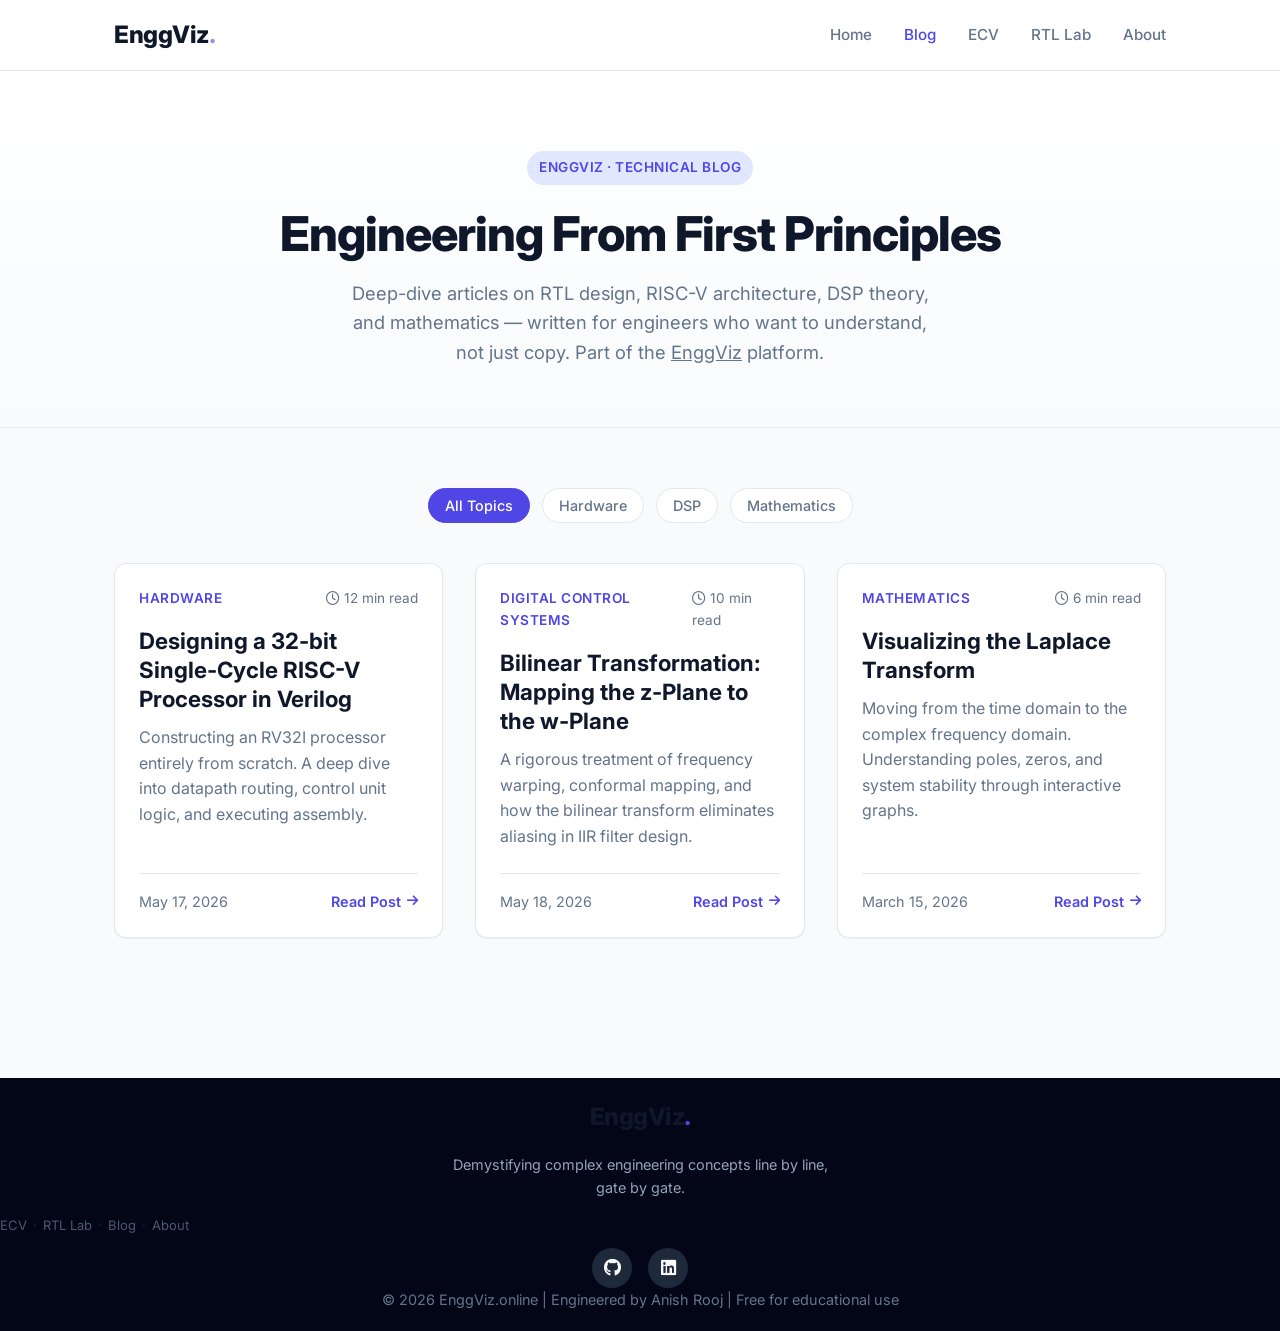
<file: index.html>
<!DOCTYPE html>
<html lang="en">

<head>
    <!-- ✅ Character encoding & viewport -->
    <meta charset="UTF-8">
    <meta name="viewport" content="width=device-width, initial-scale=1.0">
    
    <!-- ✅ Primary SEO meta tags -->
    <title>EnggViz — Engineering & Mathematics Explained</title>
    <meta name="description"
        content="In-depth articles on engineering concepts, mathematics, and architecture. Clear explanations, diagrams, and insights for students and professionals.">
    <meta name="author" content="EnggViz">
    <meta name="robots" content="index, follow, max-image-preview:large, max-snippet:-1, max-video-preview:-1">
    <link rel="canonical" href="https://blog.enggviz.online/">
    <link rel="icon" type="image/png" sizes="192x192" href="logo.png">
    <!-- ✅ Open Graph (blog-specific type) -->
    <meta property="og:type" content="blog">
    <meta property="og:url" content="https://blog.enggviz.online/">
    <meta property="og:title" content="EnggViz Blog — Engineering & Mathematics Explained">
    <meta property="og:description"
        content="In-depth articles on engineering concepts, mathematics, and architecture. Clear explanations, diagrams, and insights for students and professionals.">

    <!-- ✅ Blog/article discoverability -->
    <link rel="alternate" type="application/rss+xml" title="EnggViz RSS Feed" href="https://blog.enggviz.online/feed.xml">

    <!-- ✅ Performance -->
    <link rel="preconnect" href="https://fonts.googleapis.com">
    <link rel="preconnect" href="https://fonts.gstatic.com" crossorigin>

    <!-- ✅ Fonts -->
    <link href="https://fonts.googleapis.com/css2?family=Inter:wght@300;400;500;600;700&display=swap" rel="stylesheet">

    <!-- ✅ Font Awesome (non-render-blocking) -->
    <link rel="stylesheet" href="https://cdnjs.cloudflare.com/ajax/libs/font-awesome/6.4.0/css/all.min.css"
        media="print" onload="this.media='all'">
    <noscript>
        <link rel="stylesheet" href="https://cdnjs.cloudflare.com/ajax/libs/font-awesome/6.4.0/css/all.min.css">
    </noscript>

    <!-- ✅ App stylesheet -->
    <link rel="stylesheet" href="styles.css">
    <style>
        .footer-platform-links {
            display: flex;
            flex-wrap: wrap;
            gap: 6px;
            align-items: center;
            margin: 8px 0 12px;
            font-size: 13px;
        }
        .footer-platform-links a {
            color: inherit;
            text-decoration: none;
            opacity: 0.75;
            transition: opacity 0.15s;
        }
        .footer-platform-links a:hover { opacity: 1; }
        .footer-platform-links span { opacity: 0.3; }
        .logo-dot { opacity: 0.6; }
    </style>

    <!-- ✅ Structured data — Blog (homepage) -->
    <script type="application/ld+json">
    {
        "@context": "https://schema.org",
        "@type": "Blog",
        "name": "EnggViz",
        "url": "https://blog.enggviz.online/",
        "description": "In-depth articles on engineering concepts, mathematics, and architecture.",
        "inLanguage": "en-US",
        "publisher": {
            "@type": "Organization",
            "name": "EnggViz",
            "logo": {
                "@type": "ImageObject",
                "url": "https://blog.enggviz.online/logo.png"
            }
        }
    }
    </script>
</head>

<body>
    <header class="site-header">
        <div class="container nav-bar">
            <h1 class="logo">
                <a href="index.html">EnggViz<span class="logo-dot">.</span></a>
            </h1>
            <nav>
                <ul class="nav-links">
                    <li><a href="https://enggviz.online/home">Home</a></li>
                    <li><a href="index.html" class="active">Blog</a></li>
                    <li><a href="https://enggviz.online" target="_blank" rel="noopener">ECV</a></li>
                    <li><a href="https://lab.enggviz.online" target="_blank" rel="noopener">RTL Lab</a></li>
                    <li><a href="https://enggviz.online/about.html" target="_blank" rel="noopener">About</a></li>
                </ul>
            </nav>
        </div>
    </header>

    <main>
        <section class="hero">
            <div class="container">
                <span class="hero-badge">EnggViz · Technical Blog</span>
                <h2>Engineering From First Principles</h2>
                <p>Deep-dive articles on RTL design, RISC-V architecture, DSP theory, and mathematics —
                    written for engineers who want to understand, not just copy. Part of the
                    <a href="https://enggviz.online" target="_blank" rel="noopener" style="color:inherit;text-decoration:underline;">EnggViz</a> platform.</p>
            </div>
        </section>

        <div class="container main-content">
            <div class="filter-bar">
                <button class="filter-btn active" data-filter="all">All Topics</button>
                <button class="filter-btn" data-filter="Hardware">Hardware</button>
                <button class="filter-btn" data-filter="DSP">DSP</button>
                <button class="filter-btn" data-filter="Mathematics">Mathematics</button>
            </div>

            <section id="feed-container" class="grid-feed">
            </section>
        </div>
    </main>

    <footer class="site-footer">
        <div class="footer-bottom">
            <div class="footer-brand">
                <h2 class="logo">EnggViz<span>.</span></h2>
                <p>Demystifying complex engineering concepts line by line, gate by gate.</p>
                <div class="footer-platform-links">
                    <a href="https://enggviz.online" target="_blank" rel="noopener">ECV</a>
                    <span>·</span>
                    <a href="https://lab.enggviz.online" target="_blank" rel="noopener">RTL Lab</a>
                    <span>·</span>
                    <a href="https://blog.enggviz.online">Blog</a>
                    <span>·</span>
                    <a href="https://enggviz.online/about.html" target="_blank" rel="noopener">About</a>
                </div>
                <div class="social-links">
                    <a href="https://github.com/Anish-Rooj-cpu" target="_blank" rel="noopener"><i class="fab fa-github"></i></a>
                    <a href="https://www.linkedin.com/in/anish-rooj" target="_blank" rel="noopener"><i class="fab fa-linkedin"></i></a>
                </div>
            </div>
            <div class="container">
                <p>&copy; 2026 EnggViz.online | Engineered by Anish Rooj | Free for educational use</p>
            </div>
        </div>
    </footer>

    <script src="script.js"></script>
</body>

</html>
</file>
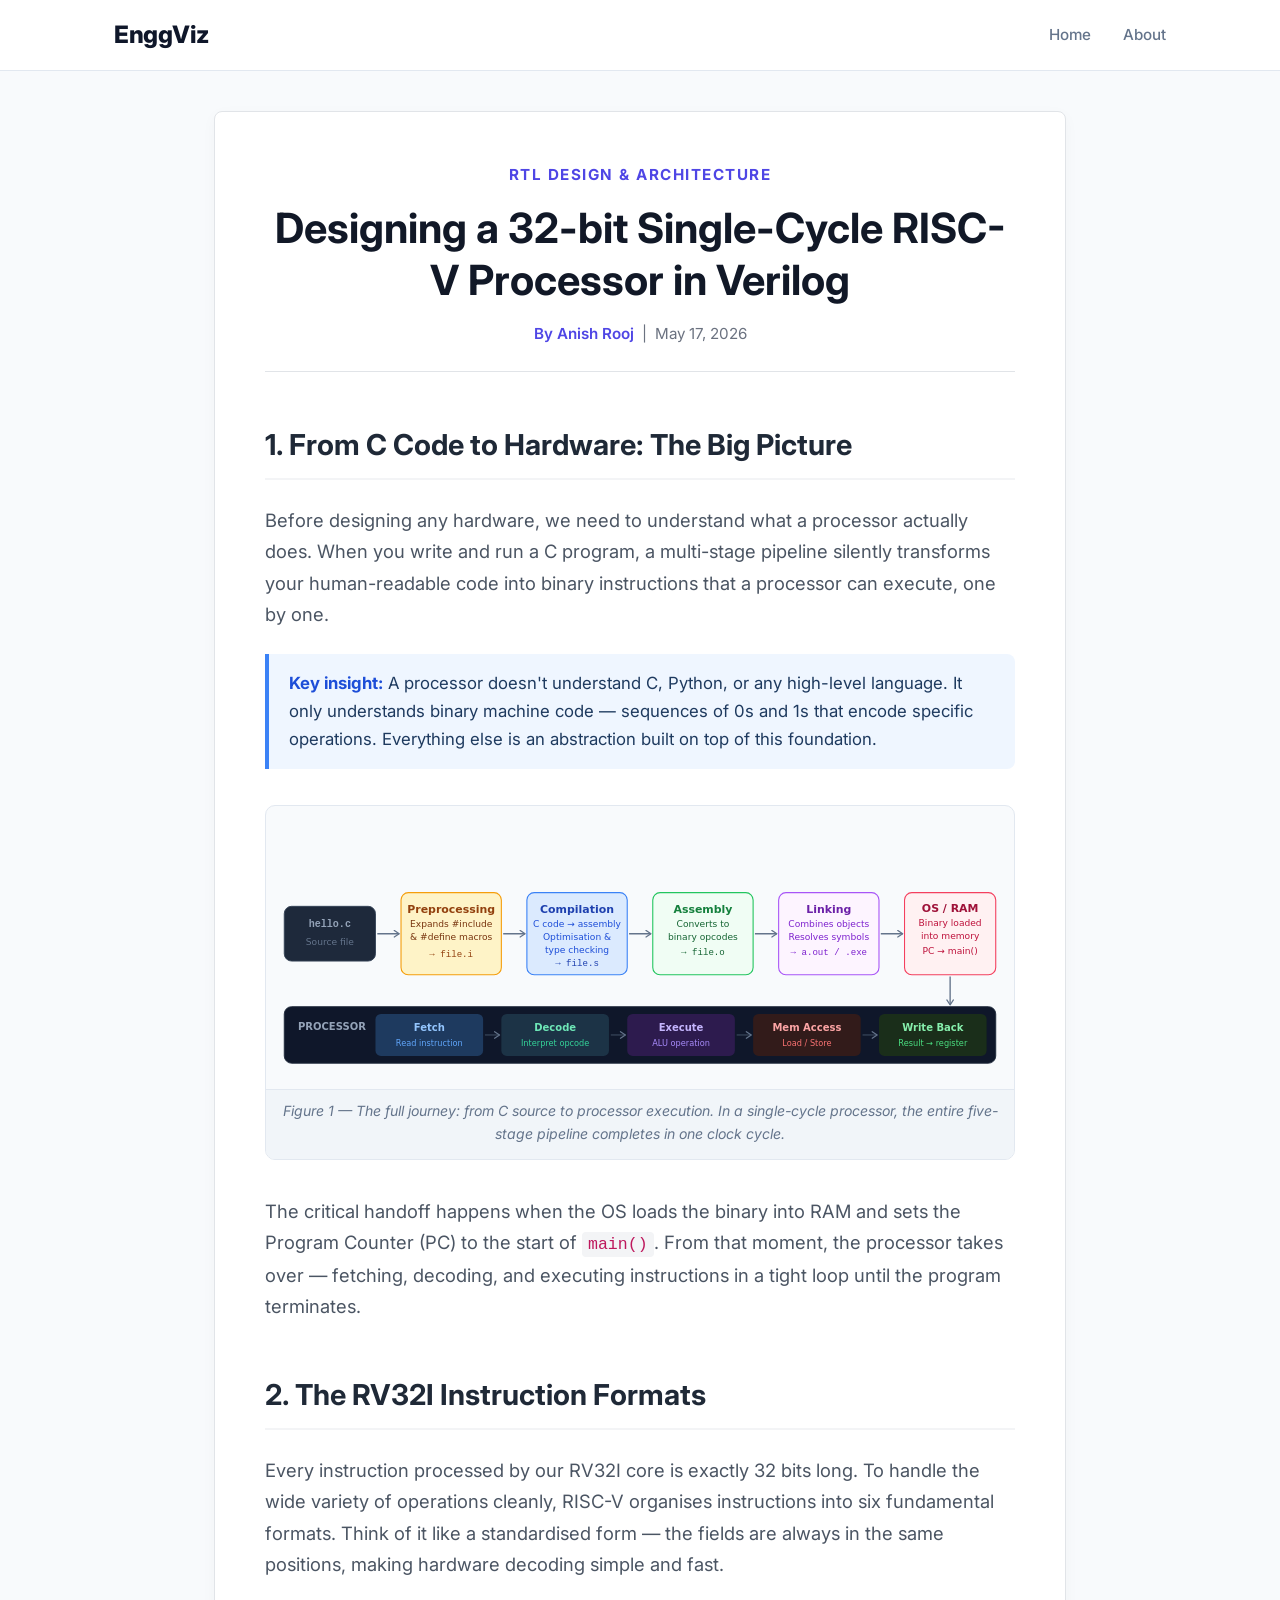
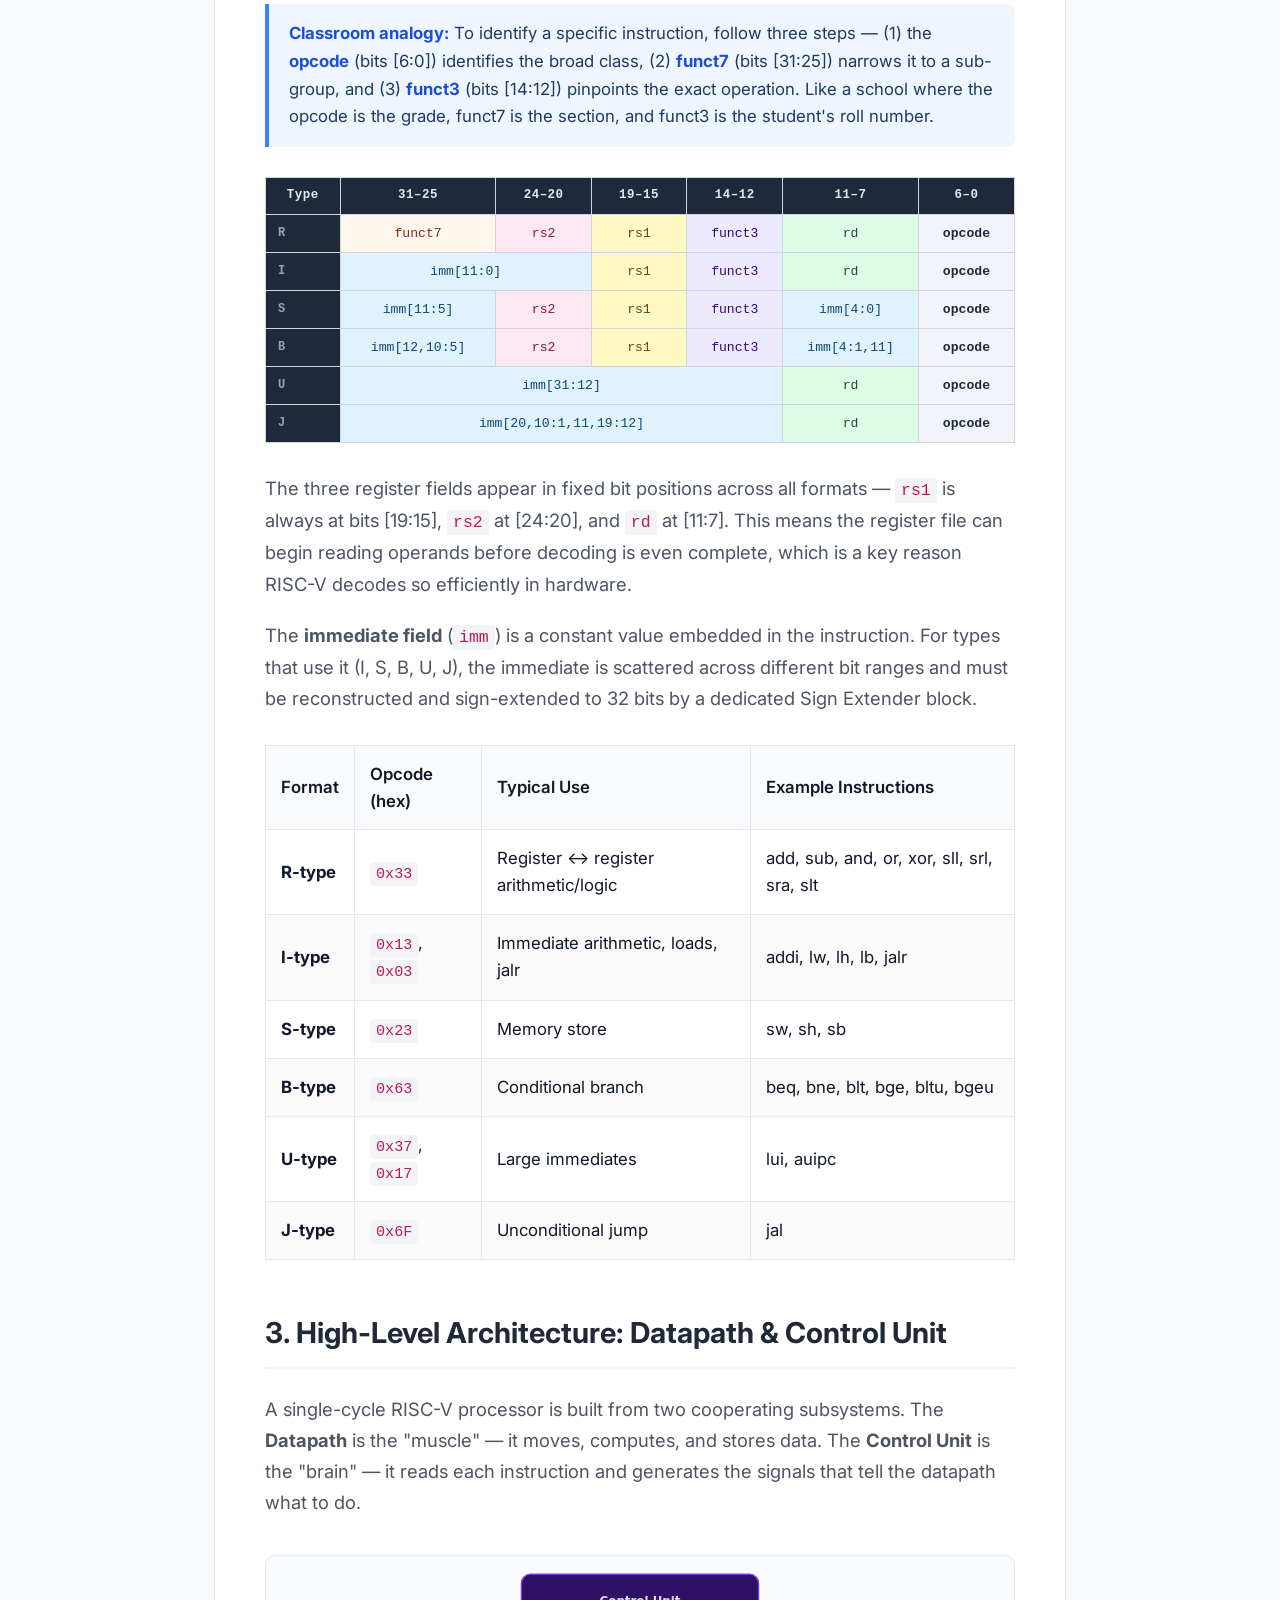
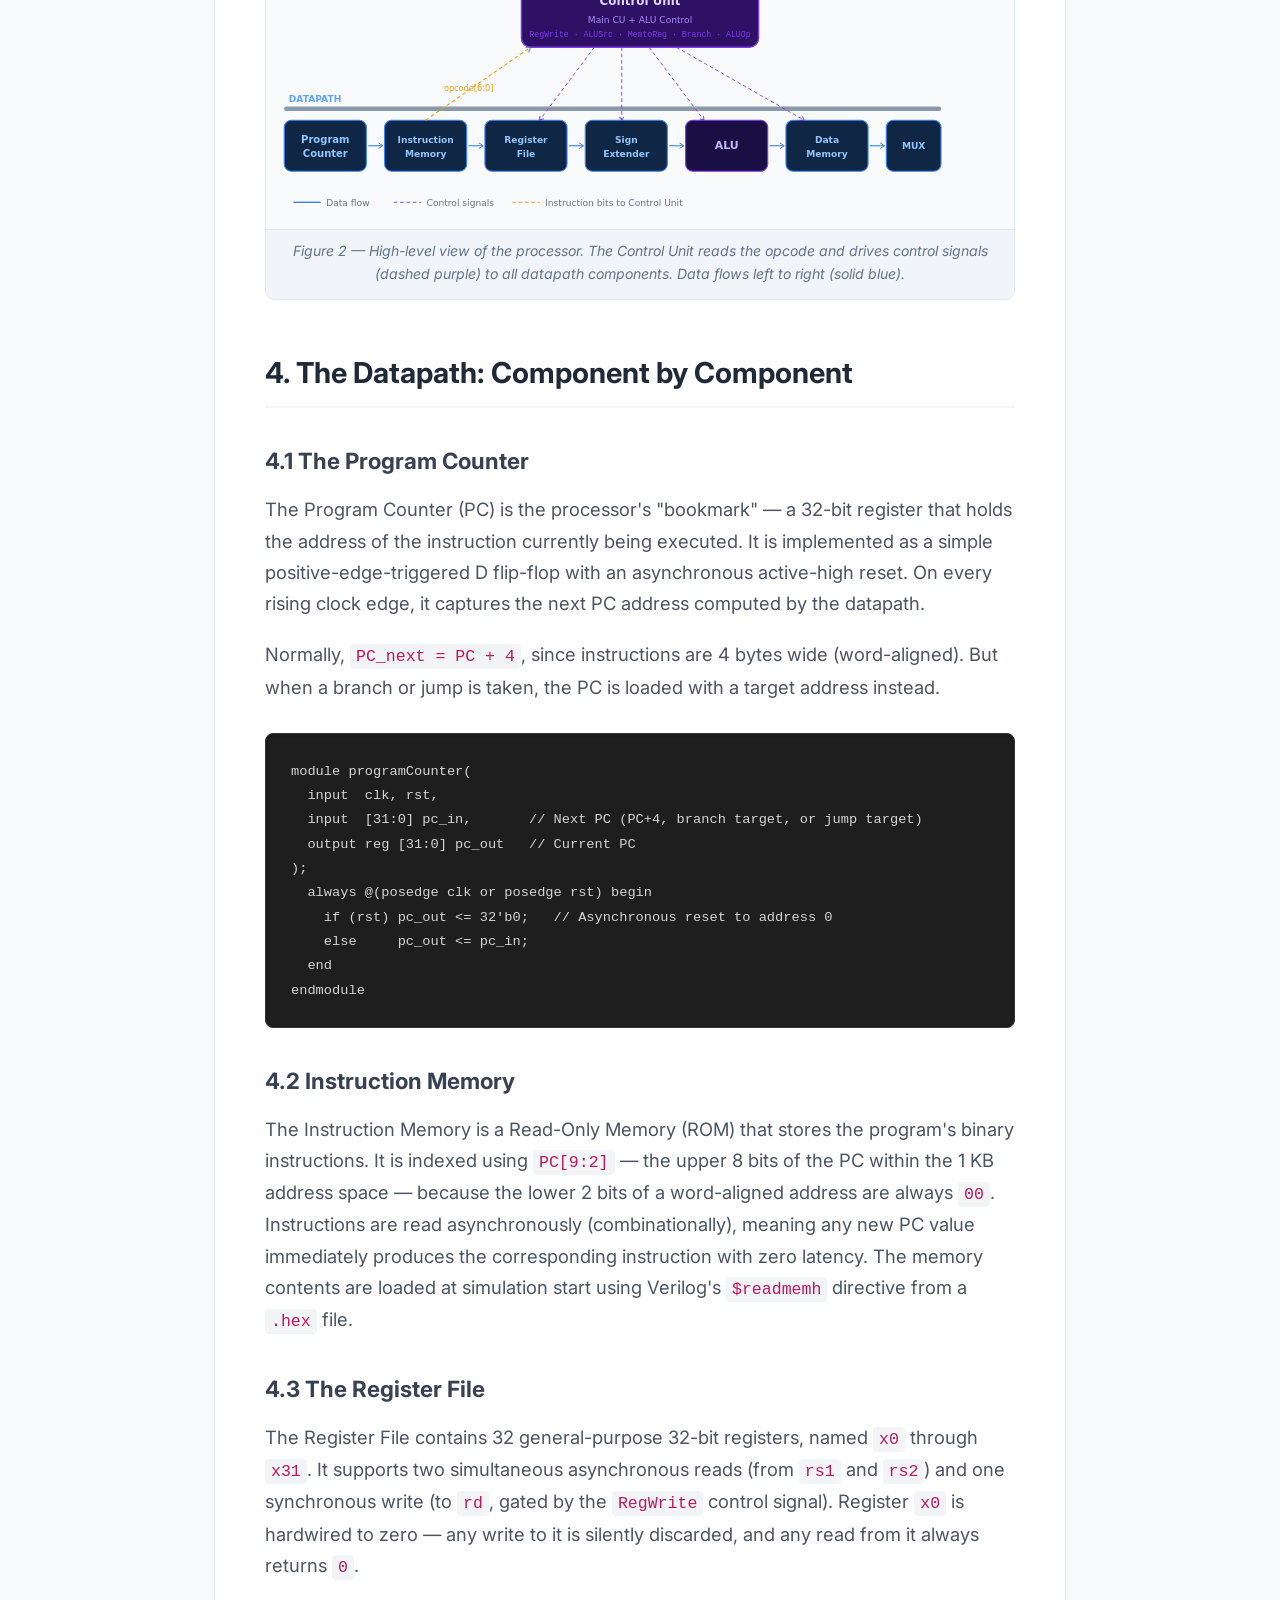
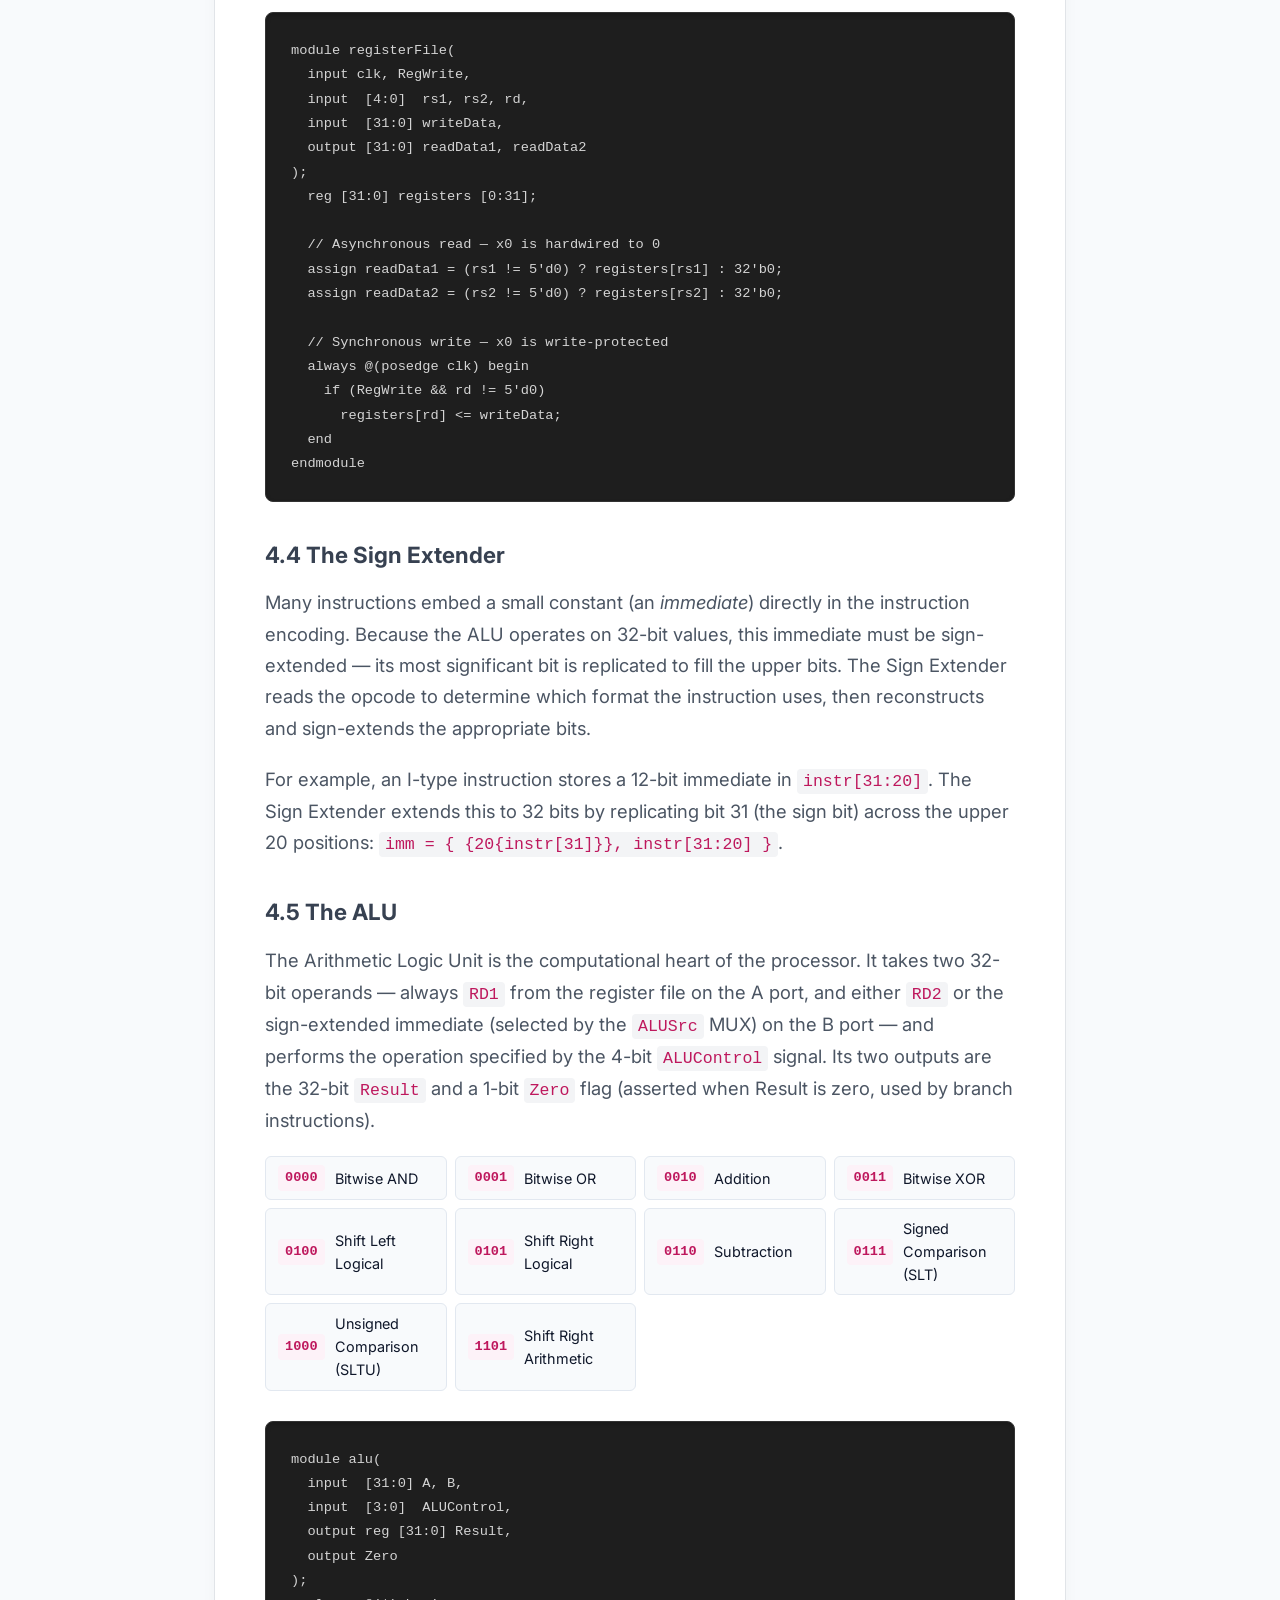
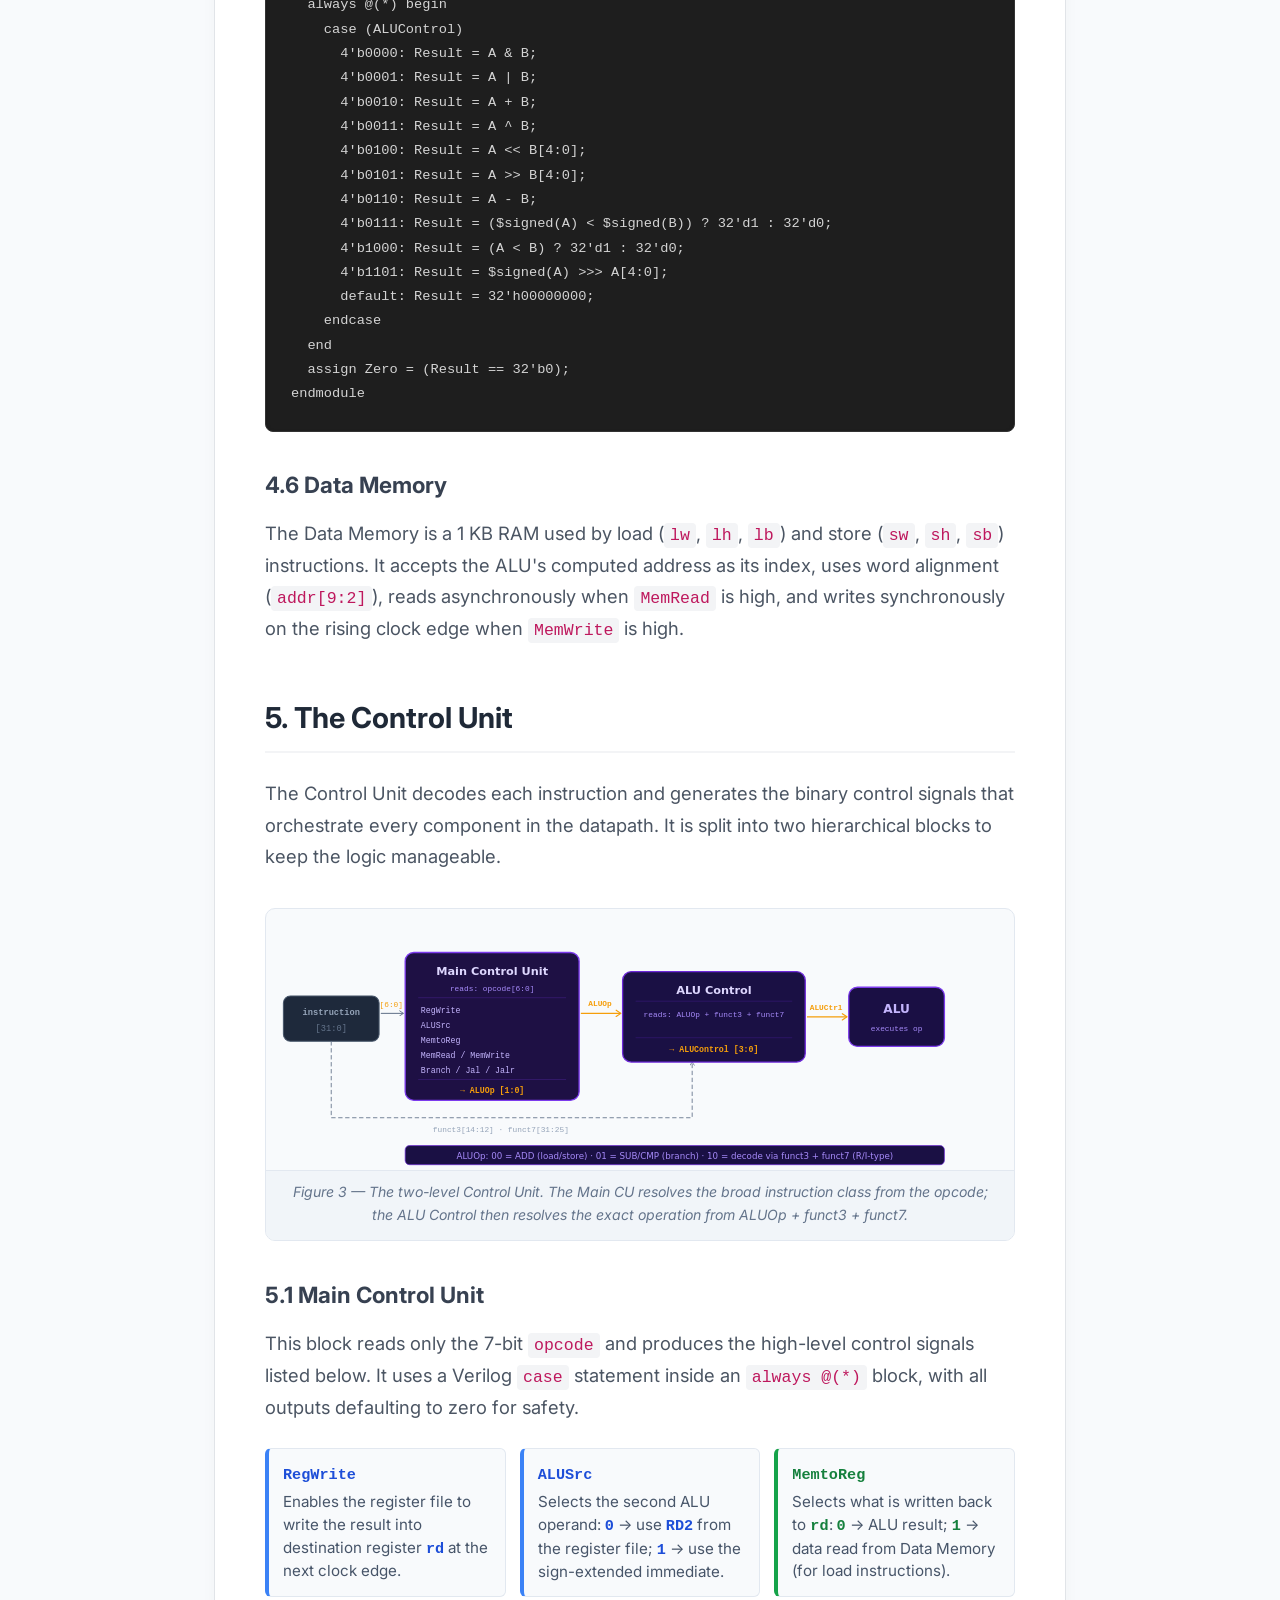
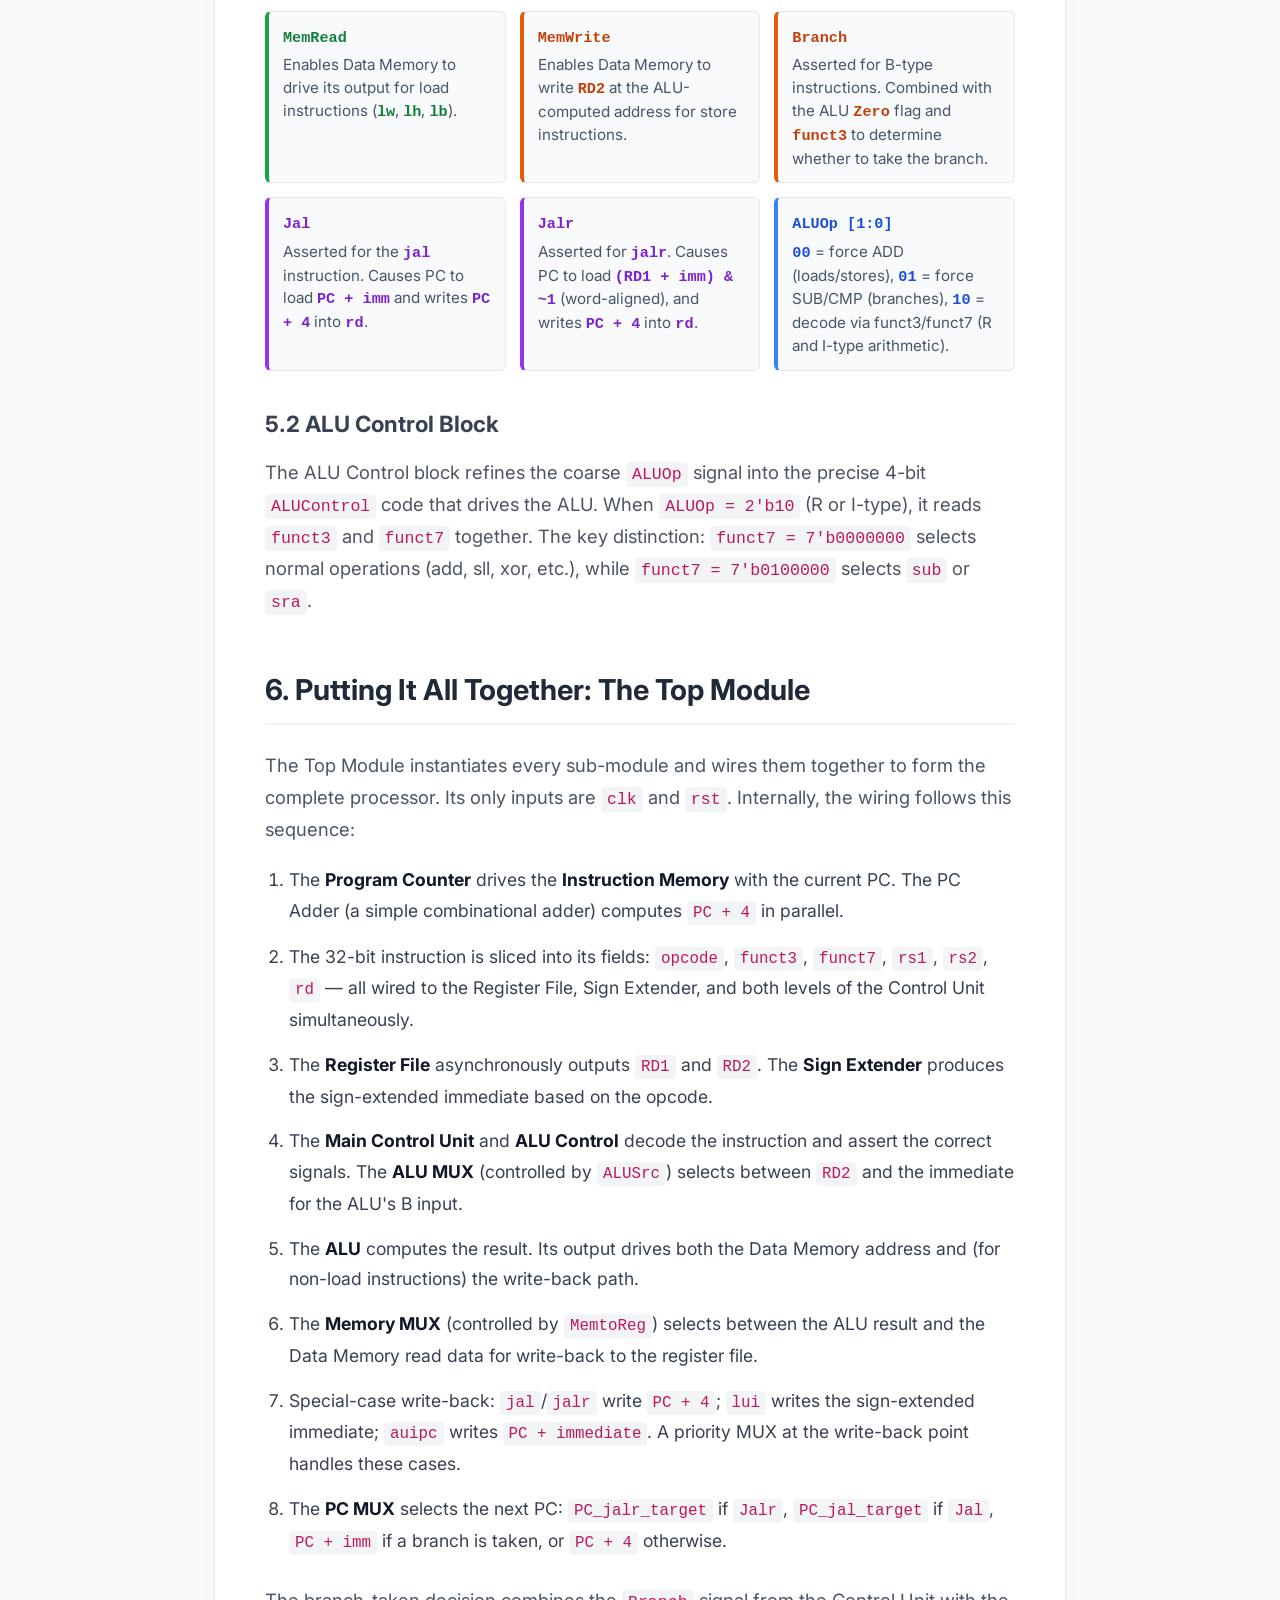
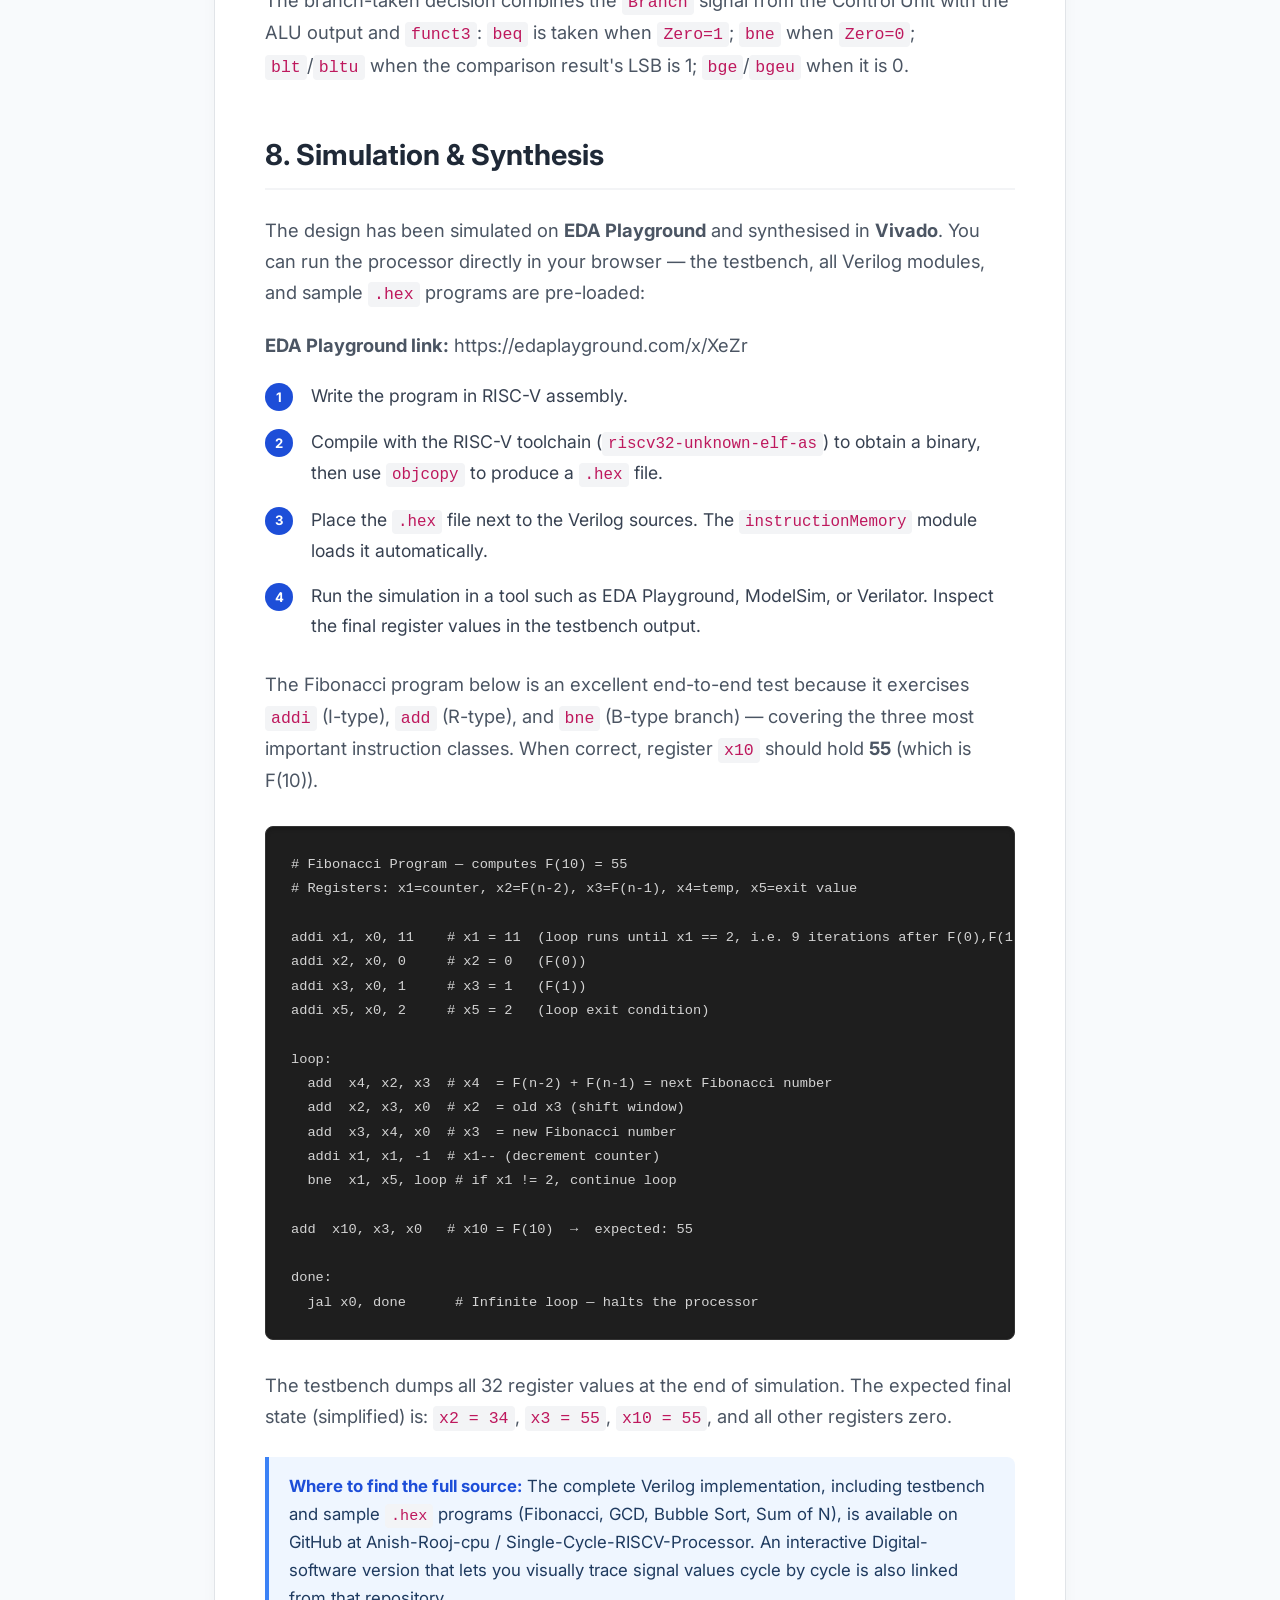
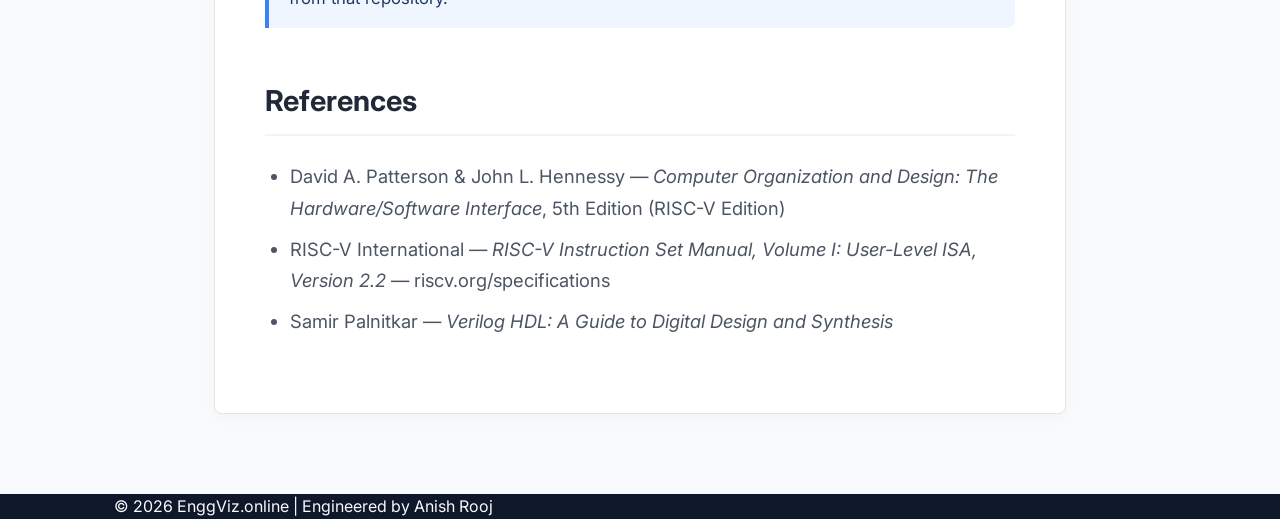
<file: pages/RISCV/index.html>
<!DOCTYPE html>
<html lang="en">

<head>
    <!-- ✅ Character encoding & viewport -->
    <meta charset="UTF-8">
    <meta name="viewport" content="width=device-width, initial-scale=1.0">

    <!-- ✅ Primary SEO -->
    <title>Designing a Single-Cycle RISC-V Processor | EnggViz</title>
    <meta name="description" content="A step-by-step guide to designing a single-cycle RISC-V processor — covering datapath, control unit, ALU, memory, and register file architecture.">
    <meta name="author" content="EnggViz">
    <meta name="robots" content="index, follow, max-image-preview:large, max-snippet:-1, max-video-preview:-1">
    <link rel="canonical" href="https://blog.enggviz.online/pages/RISCV/index.html">

    <!-- ✅ Open Graph — article type -->
    <meta property="og:type" content="article">
    <meta property="og:url" content="https://blog.enggviz.online/pages/RISCV/index.html">
    <meta property="og:title" content="Designing a Single-Cycle RISC-V Processor">
    <meta property="og:description" content="A step-by-step guide to designing a single-cycle RISC-V processor — covering datapath, control unit, ALU, memory, and register file architecture.">

    <!-- ✅ Article-specific Open Graph -->
    <meta property="article:published_time" content="2026-05-17T00:00:00Z">
    <meta property="article:modified_time" content="2026-05-17T00:00:00Z">
    <meta property="article:section" content="Computer Architecture">
    <meta property="article:tag" content="RISC-V">
    <meta property="article:tag" content="Computer Architecture">
    <meta property="article:tag" content="Processor Design">
    <meta property="article:tag" content="Digital Logic">
    <meta property="article:tag" content="Hardware">


    <!-- ✅ Performance -->
    <link rel="preconnect" href="https://fonts.googleapis.com">
    <link rel="preconnect" href="https://fonts.gstatic.com" crossorigin>
    <link rel="dns-prefetch" href="https://cdnjs.cloudflare.com">

    <!-- ✅ Fonts -->
    <link href="https://fonts.googleapis.com/css2?family=Inter:wght@300;400;500;600;700&display=swap" rel="stylesheet">

    <!-- ✅ Font Awesome (non-render-blocking) -->
    <link rel="stylesheet" href="https://cdnjs.cloudflare.com/ajax/libs/font-awesome/6.4.0/css/all.min.css" media="print" onload="this.media='all'">
    <noscript><link rel="stylesheet" href="https://cdnjs.cloudflare.com/ajax/libs/font-awesome/6.4.0/css/all.min.css"></noscript>

    <!-- ✅ Stylesheets -->
    <link rel="stylesheet" href="../../styles.css">
    <link rel="stylesheet" href="styles.css">
    <link rel="icon" type="image/png" sizes="192x192" href="../../logo.png">
    <!-- ✅ Structured data — BlogPosting -->
    <script type="application/ld+json">
    {
        "@context": "https://schema.org",
        "@type": "BlogPosting",
        "headline": "Designing a Single-Cycle RISC-V Processor",
        "description": "A step-by-step guide to designing a single-cycle RISC-V processor — covering datapath, control unit, ALU, memory, and register file architecture.",
        "url": "https://blog.enggviz.online/pages/RISCV/index.html",
        "datePublished": "2026-05-17",
        "dateModified": "2026-05-17",
        "inLanguage": "en-US",
        "author": {
            "@type": "Organization",
            "name": "EnggViz",
            "url": "https://www.blog.enggviz.com"
        },
        "publisher": {
            "@type": "Organization",
            "name": "EnggViz",
            "logo": {
                "@type": "ImageObject",
                "url": "https://www.blog.enggviz.com/logo.png"
            }
        },
        "mainEntityOfPage": {
            "@type": "WebPage",
            "@id": "https://blog.enggviz.online/pages/RISCV/index.html"
        },
        "keywords": ["RISC-V", "processor design", "single-cycle", "computer architecture", "datapath", "ALU", "control unit"]
    }
    </script>
</head>

<body>
  <header class="site-header">
    <div class="container nav-bar">
      <h1 class="logo"><a href="../../index.html">EnggViz</a></h1>
      <nav>
        <ul class="nav-links">
          <li><a href="../../index.html">Home</a></li>
          <li><a href="#">About</a></li>
        </ul>
      </nav>
    </div>
  </header>

  <main class="container article-container">
    <article class="blog-post">
      <header class="post-header">
        <span class="post-category">RTL Design &amp; Architecture</span>
        <h1 class="post-title">Designing a 32-bit Single-Cycle RISC-V Processor in Verilog</h1>
        <div class="post-meta">
          <span class="author">By Anish Rooj</span> &nbsp;|&nbsp;
          <span class="date">May 17, 2026</span>
        </div>
      </header>

      <section class="post-content">

        <h2>1. From C Code to Hardware: The Big Picture</h2>
        <p>Before designing any hardware, we need to understand what a processor actually does. When you write and run a
          C program, a multi-stage pipeline silently transforms your human-readable code into binary instructions that a
          processor can execute, one by one.</p>

        <div class="callout">
          <strong>Key insight:</strong> A processor doesn't understand C, Python, or any high-level language. It only
          understands binary machine code — sequences of 0s and 1s that encode specific operations. Everything else is
          an abstraction built on top of this foundation.
        </div>

        <div class="diagram-wrap">
          <svg viewBox="0 0 820 310" xmlns="http://www.w3.org/2000/svg" width="100%">
            <defs>
              <marker id="arr1" viewBox="0 0 10 10" refX="8" refY="5" markerWidth="6" markerHeight="6" orient="auto">
                <path d="M2 1L8 5L2 9" fill="none" stroke="#64748b" stroke-width="1.5" stroke-linecap="round"
                  stroke-linejoin="round" />
              </marker>
            </defs>

            <rect x="20" y="110" width="100" height="60" rx="8" fill="#1e293b" stroke="#334155" stroke-width="1" />
            <text x="70" y="133" text-anchor="middle" fill="#94a3b8" font-family="Consolas,monospace" font-size="11"
              font-weight="700">hello.c</text>
            <text x="70" y="152" text-anchor="middle" fill="#64748b" font-family="system-ui,sans-serif"
              font-size="10">Source file</text>

            <line x1="122" y1="140" x2="146" y2="140" stroke="#64748b" stroke-width="1.5" marker-end="url(#arr1)" />

            <rect x="148" y="95" width="110" height="90" rx="8" fill="#fef3c7" stroke="#f59e0b" stroke-width="1.2" />
            <text x="203" y="117" text-anchor="middle" fill="#92400e" font-family="system-ui,sans-serif" font-size="12"
              font-weight="700">Preprocessing</text>
            <text x="203" y="133" text-anchor="middle" fill="#78350f" font-family="system-ui,sans-serif"
              font-size="10">Expands #include</text>
            <text x="203" y="147" text-anchor="middle" fill="#78350f" font-family="system-ui,sans-serif"
              font-size="10">&amp; #define macros</text>
            <text x="203" y="165" text-anchor="middle" fill="#92400e" font-family="Consolas,monospace" font-size="10">→
              file.i</text>

            <line x1="260" y1="140" x2="284" y2="140" stroke="#64748b" stroke-width="1.5" marker-end="url(#arr1)" />

            <rect x="286" y="95" width="110" height="90" rx="8" fill="#dbeafe" stroke="#3b82f6" stroke-width="1.2" />
            <text x="341" y="117" text-anchor="middle" fill="#1e40af" font-family="system-ui,sans-serif" font-size="12"
              font-weight="700">Compilation</text>
            <text x="341" y="133" text-anchor="middle" fill="#1d4ed8" font-family="system-ui,sans-serif"
              font-size="10">C code → assembly</text>
            <text x="341" y="147" text-anchor="middle" fill="#1d4ed8" font-family="system-ui,sans-serif"
              font-size="10">Optimisation &amp;</text>
            <text x="341" y="161" text-anchor="middle" fill="#1d4ed8" font-family="system-ui,sans-serif"
              font-size="10">type checking</text>
            <text x="341" y="175" text-anchor="middle" fill="#1e40af" font-family="Consolas,monospace" font-size="10">→
              file.s</text>

            <line x1="398" y1="140" x2="422" y2="140" stroke="#64748b" stroke-width="1.5" marker-end="url(#arr1)" />

            <rect x="424" y="95" width="110" height="90" rx="8" fill="#f0fdf4" stroke="#22c55e" stroke-width="1.2" />
            <text x="479" y="117" text-anchor="middle" fill="#15803d" font-family="system-ui,sans-serif" font-size="12"
              font-weight="700">Assembly</text>
            <text x="479" y="133" text-anchor="middle" fill="#166534" font-family="system-ui,sans-serif"
              font-size="10">Converts to</text>
            <text x="479" y="147" text-anchor="middle" fill="#166534" font-family="system-ui,sans-serif"
              font-size="10">binary opcodes</text>
            <text x="479" y="163" text-anchor="middle" fill="#166534" font-family="Consolas,monospace" font-size="10">→
              file.o</text>

            <line x1="536" y1="140" x2="560" y2="140" stroke="#64748b" stroke-width="1.5" marker-end="url(#arr1)" />

            <rect x="562" y="95" width="110" height="90" rx="8" fill="#fdf4ff" stroke="#a855f7" stroke-width="1.2" />
            <text x="617" y="117" text-anchor="middle" fill="#6b21a8" font-family="system-ui,sans-serif" font-size="12"
              font-weight="700">Linking</text>
            <text x="617" y="133" text-anchor="middle" fill="#7e22ce" font-family="system-ui,sans-serif"
              font-size="10">Combines objects</text>
            <text x="617" y="147" text-anchor="middle" fill="#7e22ce" font-family="system-ui,sans-serif"
              font-size="10">Resolves symbols</text>
            <text x="617" y="163" text-anchor="middle" fill="#7e22ce" font-family="Consolas,monospace" font-size="10">→
              a.out / .exe</text>

            <line x1="674" y1="140" x2="698" y2="140" stroke="#64748b" stroke-width="1.5" marker-end="url(#arr1)" />

            <rect x="700" y="95" width="100" height="90" rx="8" fill="#fff1f2" stroke="#f43f5e" stroke-width="1.2" />
            <text x="750" y="116" text-anchor="middle" fill="#9f1239" font-family="system-ui,sans-serif" font-size="12"
              font-weight="700">OS / RAM</text>
            <text x="750" y="132" text-anchor="middle" fill="#be123c" font-family="system-ui,sans-serif"
              font-size="10">Binary loaded</text>
            <text x="750" y="146" text-anchor="middle" fill="#be123c" font-family="system-ui,sans-serif"
              font-size="10">into memory</text>
            <text x="750" y="162" text-anchor="middle" fill="#be123c" font-family="system-ui,sans-serif"
              font-size="10">PC → main()</text>

            <line x1="750" y1="187" x2="750" y2="218" stroke="#64748b" stroke-width="1.5" marker-end="url(#arr1)" />

            <rect x="20" y="220" width="780" height="62" rx="8" fill="#0f172a" stroke="#1e293b" stroke-width="1" />
            <text x="35" y="246" fill="#94a3b8" font-family="system-ui,sans-serif" font-size="11"
              font-weight="700">PROCESSOR</text>

            <rect x="120" y="228" width="118" height="46" rx="6" fill="#1e3a5f" />
            <text x="179" y="247" text-anchor="middle" fill="#93c5fd" font-family="system-ui,sans-serif" font-size="11"
              font-weight="700">Fetch</text>
            <text x="179" y="263" text-anchor="middle" fill="#60a5fa" font-family="system-ui,sans-serif"
              font-size="9">Read instruction</text>

            <line x1="240" y1="251" x2="256" y2="251" stroke="#334155" stroke-width="1.5" marker-end="url(#arr1)" />

            <rect x="258" y="228" width="118" height="46" rx="6" fill="#1c3346" />
            <text x="317" y="247" text-anchor="middle" fill="#6ee7b7" font-family="system-ui,sans-serif" font-size="11"
              font-weight="700">Decode</text>
            <text x="317" y="263" text-anchor="middle" fill="#34d399" font-family="system-ui,sans-serif"
              font-size="9">Interpret opcode</text>

            <line x1="378" y1="251" x2="394" y2="251" stroke="#334155" stroke-width="1.5" marker-end="url(#arr1)" />

            <rect x="396" y="228" width="118" height="46" rx="6" fill="#2d1b4e" />
            <text x="455" y="247" text-anchor="middle" fill="#c4b5fd" font-family="system-ui,sans-serif" font-size="11"
              font-weight="700">Execute</text>
            <text x="455" y="263" text-anchor="middle" fill="#a78bfa" font-family="system-ui,sans-serif"
              font-size="9">ALU operation</text>

            <line x1="516" y1="251" x2="532" y2="251" stroke="#334155" stroke-width="1.5" marker-end="url(#arr1)" />

            <rect x="534" y="228" width="118" height="46" rx="6" fill="#321b1a" />
            <text x="593" y="247" text-anchor="middle" fill="#fca5a5" font-family="system-ui,sans-serif" font-size="11"
              font-weight="700">Mem Access</text>
            <text x="593" y="263" text-anchor="middle" fill="#f87171" font-family="system-ui,sans-serif"
              font-size="9">Load / Store</text>

            <line x1="654" y1="251" x2="670" y2="251" stroke="#334155" stroke-width="1.5" marker-end="url(#arr1)" />

            <rect x="672" y="228" width="118" height="46" rx="6" fill="#1a2e1a" />
            <text x="731" y="247" text-anchor="middle" fill="#86efac" font-family="system-ui,sans-serif" font-size="11"
              font-weight="700">Write Back</text>
            <text x="731" y="263" text-anchor="middle" fill="#4ade80" font-family="system-ui,sans-serif"
              font-size="9">Result → register</text>
          </svg>
          <div class="diagram-caption">Figure 1 — The full journey: from C source to processor execution. In a
            single-cycle processor, the entire five-stage pipeline completes in one clock cycle.</div>
        </div>

        <p>The critical handoff happens when the OS loads the binary into RAM and sets the Program Counter (PC) to the
          start of <code>main()</code>. From that moment, the processor takes over — fetching, decoding, and executing
          instructions in a tight loop until the program terminates.</p>

        <h2>2. The RV32I Instruction Formats</h2>
        <p>Every instruction processed by our RV32I core is exactly 32 bits long. To handle the wide variety of
          operations cleanly, RISC-V organises instructions into six fundamental formats. Think of it like a
          standardised form — the fields are always in the same positions, making hardware decoding simple and fast.</p>

        <div class="callout">
          <strong>Classroom analogy:</strong> To identify a specific instruction, follow three steps — (1) the
          <strong>opcode</strong> (bits [6:0]) identifies the broad class, (2) <strong>funct7</strong> (bits [31:25])
          narrows it to a sub-group, and (3) <strong>funct3</strong> (bits [14:12]) pinpoints the exact operation. Like
          a school where the opcode is the grade, funct7 is the section, and funct3 is the student's roll number.
        </div>

        <table class="instr-table">
          <thead>
            <tr class="bit-header">
              <th style="width:7%">Type</th>
              <th style="width:13%">31–25</th>
              <th style="width:9%">24–20</th>
              <th style="width:9%">19–15</th>
              <th style="width:9%">14–12</th>
              <th style="width:9%">11–7</th>
              <th style="width:9%">6–0</th>
            </tr>
          </thead>
          <tbody>
            <tr>
              <td class="type-label">R</td>
              <td class="field-funct7">funct7</td>
              <td class="field-rs2">rs2</td>
              <td class="field-rs1">rs1</td>
              <td class="field-funct3">funct3</td>
              <td class="field-rd">rd</td>
              <td class="field-opcode">opcode</td>
            </tr>
            <tr>
              <td class="type-label">I</td>
              <td colspan="2" class="field-imm">imm[11:0]</td>
              <td class="field-rs1">rs1</td>
              <td class="field-funct3">funct3</td>
              <td class="field-rd">rd</td>
              <td class="field-opcode">opcode</td>
            </tr>
            <tr>
              <td class="type-label">S</td>
              <td class="field-imm">imm[11:5]</td>
              <td class="field-rs2">rs2</td>
              <td class="field-rs1">rs1</td>
              <td class="field-funct3">funct3</td>
              <td class="field-imm">imm[4:0]</td>
              <td class="field-opcode">opcode</td>
            </tr>
            <tr>
              <td class="type-label">B</td>
              <td class="field-imm">imm[12,10:5]</td>
              <td class="field-rs2">rs2</td>
              <td class="field-rs1">rs1</td>
              <td class="field-funct3">funct3</td>
              <td class="field-imm">imm[4:1,11]</td>
              <td class="field-opcode">opcode</td>
            </tr>
            <tr>
              <td class="type-label">U</td>
              <td colspan="4" class="field-imm">imm[31:12]</td>
              <td class="field-rd">rd</td>
              <td class="field-opcode">opcode</td>
            </tr>
            <tr>
              <td class="type-label">J</td>
              <td colspan="4" class="field-imm">imm[20,10:1,11,19:12]</td>
              <td class="field-rd">rd</td>
              <td class="field-opcode">opcode</td>
            </tr>
          </tbody>
        </table>

        <p>The three register fields appear in fixed bit positions across all formats — <code>rs1</code> is always at
          bits [19:15], <code>rs2</code> at [24:20], and <code>rd</code> at [11:7]. This means the register file can
          begin reading operands before decoding is even complete, which is a key reason RISC-V decodes so efficiently
          in hardware.</p>

        <p>The <strong>immediate field</strong> (<code>imm</code>) is a constant value embedded in the instruction. For
          types that use it (I, S, B, U, J), the immediate is scattered across different bit ranges and must be
          reconstructed and sign-extended to 32 bits by a dedicated Sign Extender block.</p>

        <table class="data-table">
          <thead>
            <tr>
              <th>Format</th>
              <th>Opcode (hex)</th>
              <th>Typical Use</th>
              <th>Example Instructions</th>
            </tr>
          </thead>
          <tbody>
            <tr>
              <td><strong>R-type</strong></td>
              <td><code>0x33</code></td>
              <td>Register ↔ register arithmetic/logic</td>
              <td>add, sub, and, or, xor, sll, srl, sra, slt</td>
            </tr>
            <tr>
              <td><strong>I-type</strong></td>
              <td><code>0x13</code>, <code>0x03</code></td>
              <td>Immediate arithmetic, loads, jalr</td>
              <td>addi, lw, lh, lb, jalr</td>
            </tr>
            <tr>
              <td><strong>S-type</strong></td>
              <td><code>0x23</code></td>
              <td>Memory store</td>
              <td>sw, sh, sb</td>
            </tr>
            <tr>
              <td><strong>B-type</strong></td>
              <td><code>0x63</code></td>
              <td>Conditional branch</td>
              <td>beq, bne, blt, bge, bltu, bgeu</td>
            </tr>
            <tr>
              <td><strong>U-type</strong></td>
              <td><code>0x37</code>, <code>0x17</code></td>
              <td>Large immediates</td>
              <td>lui, auipc</td>
            </tr>
            <tr>
              <td><strong>J-type</strong></td>
              <td><code>0x6F</code></td>
              <td>Unconditional jump</td>
              <td>jal</td>
            </tr>
          </tbody>
        </table>

        <h2>3. High-Level Architecture: Datapath &amp; Control Unit</h2>
        <p>A single-cycle RISC-V processor is built from two cooperating subsystems. The <strong>Datapath</strong> is
          the "muscle" — it moves, computes, and stores data. The <strong>Control Unit</strong> is the "brain" — it
          reads each instruction and generates the signals that tell the datapath what to do.</p>

        <div class="diagram-wrap">
          <svg viewBox="0 0 820 300" xmlns="http://www.w3.org/2000/svg" width="100%">
            <defs>
              <marker id="arr2" viewBox="0 0 10 10" refX="8" refY="5" markerWidth="6" markerHeight="6" orient="auto">
                <path d="M2 1L8 5L2 9" fill="none" stroke="#64748b" stroke-width="1.5" stroke-linecap="round"
                  stroke-linejoin="round" />
              </marker>
              <marker id="arr2b" viewBox="0 0 10 10" refX="8" refY="5" markerWidth="6" markerHeight="6" orient="auto">
                <path d="M2 1L8 5L2 9" fill="none" stroke="#6d28d9" stroke-width="1.5" stroke-linecap="round"
                  stroke-linejoin="round" />
              </marker>
            </defs>

            <rect x="280" y="20" width="260" height="80" rx="10" fill="#2e1065" stroke="#7c3aed" stroke-width="1.5" />
            <text x="410" y="54" text-anchor="middle" fill="#ddd6fe" font-family="system-ui,sans-serif" font-size="13"
              font-weight="700">Control Unit</text>
            <text x="410" y="73" text-anchor="middle" fill="#a78bfa" font-family="system-ui,sans-serif"
              font-size="10">Main CU + ALU Control</text>
            <text x="410" y="89" text-anchor="middle" fill="#7c3aed" font-family="Consolas,monospace"
              font-size="9">RegWrite · ALUSrc · MemtoReg · Branch · ALUOp</text>

            <rect x="20" y="180" width="90" height="56" rx="8" fill="#0f2744" stroke="#3b82f6" stroke-width="1.2" />
            <text x="65" y="205" text-anchor="middle" fill="#93c5fd" font-family="system-ui,sans-serif" font-size="11"
              font-weight="700">Program</text>
            <text x="65" y="220" text-anchor="middle" fill="#93c5fd" font-family="system-ui,sans-serif" font-size="11"
              font-weight="700">Counter</text>

            <rect x="130" y="180" width="90" height="56" rx="8" fill="#0f2744" stroke="#3b82f6" stroke-width="1.2" />
            <text x="175" y="205" text-anchor="middle" fill="#93c5fd" font-family="system-ui,sans-serif" font-size="10"
              font-weight="700">Instruction</text>
            <text x="175" y="220" text-anchor="middle" fill="#93c5fd" font-family="system-ui,sans-serif" font-size="10"
              font-weight="700">Memory</text>

            <rect x="240" y="180" width="90" height="56" rx="8" fill="#0f2744" stroke="#3b82f6" stroke-width="1.2" />
            <text x="285" y="205" text-anchor="middle" fill="#93c5fd" font-family="system-ui,sans-serif" font-size="10"
              font-weight="700">Register</text>
            <text x="285" y="220" text-anchor="middle" fill="#93c5fd" font-family="system-ui,sans-serif" font-size="10"
              font-weight="700">File</text>

            <rect x="350" y="180" width="90" height="56" rx="8" fill="#0f2744" stroke="#3b82f6" stroke-width="1.2" />
            <text x="395" y="205" text-anchor="middle" fill="#93c5fd" font-family="system-ui,sans-serif" font-size="10"
              font-weight="700">Sign</text>
            <text x="395" y="220" text-anchor="middle" fill="#93c5fd" font-family="system-ui,sans-serif" font-size="10"
              font-weight="700">Extender</text>

            <rect x="460" y="180" width="90" height="56" rx="8" fill="#1a0f44" stroke="#7c3aed" stroke-width="1.2" />
            <text x="505" y="212" text-anchor="middle" fill="#c4b5fd" font-family="system-ui,sans-serif" font-size="12"
              font-weight="700">ALU</text>

            <rect x="570" y="180" width="90" height="56" rx="8" fill="#0f2744" stroke="#3b82f6" stroke-width="1.2" />
            <text x="615" y="205" text-anchor="middle" fill="#93c5fd" font-family="system-ui,sans-serif" font-size="10"
              font-weight="700">Data</text>
            <text x="615" y="220" text-anchor="middle" fill="#93c5fd" font-family="system-ui,sans-serif" font-size="10"
              font-weight="700">Memory</text>

            <rect x="680" y="180" width="60" height="56" rx="8" fill="#0f2744" stroke="#3b82f6" stroke-width="1.2" />
            <text x="710" y="212" text-anchor="middle" fill="#93c5fd" font-family="system-ui,sans-serif" font-size="10"
              font-weight="700">MUX</text>

            <rect x="20" y="165" width="720" height="5" rx="2" fill="#1e3a5f" opacity="0.5" />
            <text x="25" y="160" fill="#60a5fa" font-family="system-ui,sans-serif" font-size="10"
              font-weight="700">DATAPATH</text>

            <line x1="112" y1="208" x2="128" y2="208" stroke="#3b82f6" stroke-width="1.2" marker-end="url(#arr2)" />
            <line x1="222" y1="208" x2="238" y2="208" stroke="#3b82f6" stroke-width="1.2" marker-end="url(#arr2)" />
            <line x1="332" y1="208" x2="348" y2="208" stroke="#3b82f6" stroke-width="1.2" marker-end="url(#arr2)" />
            <line x1="442" y1="208" x2="458" y2="208" stroke="#3b82f6" stroke-width="1.2" marker-end="url(#arr2)" />
            <line x1="552" y1="208" x2="568" y2="208" stroke="#3b82f6" stroke-width="1.2" marker-end="url(#arr2)" />
            <line x1="662" y1="208" x2="678" y2="208" stroke="#3b82f6" stroke-width="1.2" marker-end="url(#arr2)" />

            <line x1="360" y1="100" x2="300" y2="180" stroke="#7c3aed" stroke-width="1" stroke-dasharray="4 3"
              marker-end="url(#arr2b)" />
            <line x1="390" y1="100" x2="390" y2="180" stroke="#7c3aed" stroke-width="1" stroke-dasharray="4 3"
              marker-end="url(#arr2b)" />
            <line x1="420" y1="100" x2="480" y2="180" stroke="#7c3aed" stroke-width="1" stroke-dasharray="4 3"
              marker-end="url(#arr2b)" />
            <line x1="450" y1="100" x2="590" y2="180" stroke="#7c3aed" stroke-width="1" stroke-dasharray="4 3"
              marker-end="url(#arr2b)" />

            <line x1="175" y1="180" x2="290" y2="100" stroke="#f59e0b" stroke-width="1.2" stroke-dasharray="4 3"
              marker-end="url(#arr2)" />
            <text x="195" y="148" fill="#f59e0b" font-family="system-ui,sans-serif" font-size="9">opcode[6:0]</text>

            <line x1="30" y1="270" x2="60" y2="270" stroke="#3b82f6" stroke-width="1.5" />
            <text x="66" y="274" fill="#64748b" font-family="system-ui,sans-serif" font-size="10">Data flow</text>
            <line x1="140" y1="270" x2="170" y2="270" stroke="#7c3aed" stroke-width="1" stroke-dasharray="4 3" />
            <text x="176" y="274" fill="#64748b" font-family="system-ui,sans-serif" font-size="10">Control
              signals</text>
            <line x1="270" y1="270" x2="300" y2="270" stroke="#f59e0b" stroke-width="1.2" stroke-dasharray="4 3" />
            <text x="306" y="274" fill="#64748b" font-family="system-ui,sans-serif" font-size="10">Instruction bits to
              Control Unit</text>
          </svg>
          <div class="diagram-caption">Figure 2 — High-level view of the processor. The Control Unit reads the opcode
            and drives control signals (dashed purple) to all datapath components. Data flows left to right (solid
            blue).</div>
        </div>

        <h2>4. The Datapath: Component by Component</h2>

        <h3>4.1 The Program Counter</h3>
        <p>The Program Counter (PC) is the processor's "bookmark" — a 32-bit register that holds the address of the
          instruction currently being executed. It is implemented as a simple positive-edge-triggered D flip-flop with
          an asynchronous active-high reset. On every rising clock edge, it captures the next PC address computed by the
          datapath.</p>
        <p>Normally, <code>PC_next = PC + 4</code>, since instructions are 4 bytes wide (word-aligned). But when a
          branch or jump is taken, the PC is loaded with a target address instead.</p>
        <pre><code class="language-verilog">module programCounter(
  input  clk, rst,
  input  [31:0] pc_in,       // Next PC (PC+4, branch target, or jump target)
  output reg [31:0] pc_out   // Current PC
);
  always @(posedge clk or posedge rst) begin
    if (rst) pc_out &lt;= 32'b0;   // Asynchronous reset to address 0
    else     pc_out &lt;= pc_in;
  end
endmodule</code></pre>

        <h3>4.2 Instruction Memory</h3>
        <p>The Instruction Memory is a Read-Only Memory (ROM) that stores the program's binary instructions. It is
          indexed using <code>PC[9:2]</code> — the upper 8 bits of the PC within the 1 KB address space — because the
          lower 2 bits of a word-aligned address are always <code>00</code>. Instructions are read asynchronously
          (combinationally), meaning any new PC value immediately produces the corresponding instruction with zero
          latency. The memory contents are loaded at simulation start using Verilog's <code>$readmemh</code> directive
          from a <code>.hex</code> file.</p>

        <h3>4.3 The Register File</h3>
        <p>The Register File contains 32 general-purpose 32-bit registers, named <code>x0</code> through
          <code>x31</code>. It supports two simultaneous asynchronous reads (from <code>rs1</code> and <code>rs2</code>)
          and one synchronous write (to <code>rd</code>, gated by the <code>RegWrite</code> control signal). Register
          <code>x0</code> is hardwired to zero — any write to it is silently discarded, and any read from it always
          returns <code>0</code>.
        </p>
        <pre><code class="language-verilog">module registerFile(
  input clk, RegWrite,
  input  [4:0]  rs1, rs2, rd,
  input  [31:0] writeData,
  output [31:0] readData1, readData2
);
  reg [31:0] registers [0:31];

  // Asynchronous read — x0 is hardwired to 0
  assign readData1 = (rs1 != 5'd0) ? registers[rs1] : 32'b0;
  assign readData2 = (rs2 != 5'd0) ? registers[rs2] : 32'b0;

  // Synchronous write — x0 is write-protected
  always @(posedge clk) begin
    if (RegWrite &amp;&amp; rd != 5'd0)
      registers[rd] &lt;= writeData;
  end
endmodule</code></pre>

        <h3>4.4 The Sign Extender</h3>
        <p>Many instructions embed a small constant (an <em>immediate</em>) directly in the instruction encoding.
          Because the ALU operates on 32-bit values, this immediate must be sign-extended — its most significant bit is
          replicated to fill the upper bits. The Sign Extender reads the opcode to determine which format the
          instruction uses, then reconstructs and sign-extends the appropriate bits.</p>
        <p>For example, an I-type instruction stores a 12-bit immediate in <code>instr[31:20]</code>. The Sign Extender
          extends this to 32 bits by replicating bit 31 (the sign bit) across the upper 20 positions:
          <code>imm = { {20{instr[31]}}, instr[31:20] }</code>.
        </p>

        <h3>4.5 The ALU</h3>
        <p>The Arithmetic Logic Unit is the computational heart of the processor. It takes two 32-bit operands — always
          <code>RD1</code> from the register file on the A port, and either <code>RD2</code> or the sign-extended
          immediate (selected by the <code>ALUSrc</code> MUX) on the B port — and performs the operation specified by
          the 4-bit <code>ALUControl</code> signal. Its two outputs are the 32-bit <code>Result</code> and a 1-bit
          <code>Zero</code> flag (asserted when Result is zero, used by branch instructions).
        </p>

        <div class="alu-grid">
          <div class="alu-row"><span class="alu-code">0000</span> Bitwise AND</div>
          <div class="alu-row"><span class="alu-code">0001</span> Bitwise OR</div>
          <div class="alu-row"><span class="alu-code">0010</span> Addition</div>
          <div class="alu-row"><span class="alu-code">0011</span> Bitwise XOR</div>
          <div class="alu-row"><span class="alu-code">0100</span> Shift Left Logical</div>
          <div class="alu-row"><span class="alu-code">0101</span> Shift Right Logical</div>
          <div class="alu-row"><span class="alu-code">0110</span> Subtraction</div>
          <div class="alu-row"><span class="alu-code">0111</span> Signed Comparison (SLT)</div>
          <div class="alu-row"><span class="alu-code">1000</span> Unsigned Comparison (SLTU)</div>
          <div class="alu-row"><span class="alu-code">1101</span> Shift Right Arithmetic</div>
        </div>

        <pre><code class="language-verilog">module alu(
  input  [31:0] A, B,
  input  [3:0]  ALUControl,
  output reg [31:0] Result,
  output Zero
);
  always @(*) begin
    case (ALUControl)
      4'b0000: Result = A &amp; B;
      4'b0001: Result = A | B;
      4'b0010: Result = A + B;
      4'b0011: Result = A ^ B;
      4'b0100: Result = A &lt;&lt; B[4:0];
      4'b0101: Result = A &gt;&gt; B[4:0];
      4'b0110: Result = A - B;
      4'b0111: Result = ($signed(A) &lt; $signed(B)) ? 32'd1 : 32'd0;
      4'b1000: Result = (A &lt; B) ? 32'd1 : 32'd0;
      4'b1101: Result = $signed(A) &gt;&gt;&gt; A[4:0];
      default: Result = 32'h00000000;
    endcase
  end
  assign Zero = (Result == 32'b0);
endmodule</code></pre>

        <h3>4.6 Data Memory</h3>
        <p>The Data Memory is a 1 KB RAM used by load (<code>lw</code>, <code>lh</code>, <code>lb</code>) and store
          (<code>sw</code>, <code>sh</code>, <code>sb</code>) instructions. It accepts the ALU's computed address as its
          index, uses word alignment (<code>addr[9:2]</code>), reads asynchronously when <code>MemRead</code> is high,
          and writes synchronously on the rising clock edge when <code>MemWrite</code> is high.</p>

        <h2>5. The Control Unit</h2>
        <p>The Control Unit decodes each instruction and generates the binary control signals that orchestrate every
          component in the datapath. It is split into two hierarchical blocks to keep the logic manageable.</p>

        <div class="diagram-wrap">
          <svg viewBox="0 0 860 300" xmlns="http://www.w3.org/2000/svg" width="100%">
            <defs>
              <marker id="arr3" viewBox="0 0 10 10" refX="8" refY="5" markerWidth="6" markerHeight="6" orient="auto">
                <path d="M2 1L8 5L2 9" fill="none" stroke="#64748b" stroke-width="1.5" stroke-linecap="round"
                  stroke-linejoin="round" />
              </marker>
              <marker id="arr3y" viewBox="0 0 10 10" refX="8" refY="5" markerWidth="6" markerHeight="6" orient="auto">
                <path d="M2 1L8 5L2 9" fill="none" stroke="#f59e0b" stroke-width="1.5" stroke-linecap="round"
                  stroke-linejoin="round" />
              </marker>
            </defs>

            <rect x="20" y="100" width="110" height="52" rx="8" fill="#1e293b" stroke="#475569" stroke-width="1.2" />
            <text x="75" y="122" text-anchor="middle" fill="#94a3b8" font-family="Consolas,monospace" font-size="10"
              font-weight="700">instruction</text>
            <text x="75" y="140" text-anchor="middle" fill="#64748b" font-family="Consolas,monospace"
              font-size="10">[31:0]</text>

            <line x1="132" y1="120" x2="158" y2="120" stroke="#64748b" stroke-width="1.2" marker-end="url(#arr3)" />
            <text x="144" y="113" text-anchor="middle" fill="#f59e0b" font-family="Consolas,monospace"
              font-size="9">[6:0]</text>

            <polyline points="75,152 75,240 490,240 490,176" fill="none" stroke="#64748b" stroke-width="1"
              stroke-dasharray="5 3" marker-end="url(#arr3)" />
            <text x="270" y="256" text-anchor="middle" fill="#94a3b8" font-family="Consolas,monospace"
              font-size="9">funct3[14:12] · funct7[31:25]</text>

            <rect x="160" y="50" width="200" height="170" rx="10" fill="#1e1044" stroke="#7c3aed" stroke-width="1.5" />
            <text x="260" y="76" text-anchor="middle" fill="#ddd6fe" font-family="system-ui,sans-serif" font-size="13"
              font-weight="700">Main Control Unit</text>
            <text x="260" y="94" text-anchor="middle" fill="#a78bfa" font-family="Consolas,monospace"
              font-size="9">reads: opcode[6:0]</text>
            <line x1="175" y1="102" x2="345" y2="102" stroke="#7c3aed" stroke-width="0.5" opacity="0.5" />
            <text x="178" y="120" fill="#c4b5fd" font-family="Consolas,monospace" font-size="9.5">RegWrite</text>
            <text x="178" y="137" fill="#c4b5fd" font-family="Consolas,monospace" font-size="9.5">ALUSrc</text>
            <text x="178" y="154" fill="#c4b5fd" font-family="Consolas,monospace" font-size="9.5">MemtoReg</text>
            <text x="178" y="171" fill="#c4b5fd" font-family="Consolas,monospace" font-size="9.5">MemRead /
              MemWrite</text>
            <text x="178" y="188" fill="#c4b5fd" font-family="Consolas,monospace" font-size="9.5">Branch / Jal /
              Jalr</text>
            <line x1="175" y1="196" x2="345" y2="196" stroke="#7c3aed" stroke-width="0.5" opacity="0.5" />
            <text x="260" y="212" text-anchor="middle" fill="#f59e0b" font-family="Consolas,monospace" font-size="9.5"
              font-weight="700">→ ALUOp [1:0]</text>

            <line x1="362" y1="120" x2="408" y2="120" stroke="#f59e0b" stroke-width="1.5" marker-end="url(#arr3y)" />
            <text x="384" y="112" text-anchor="middle" fill="#f59e0b" font-family="Consolas,monospace" font-size="9"
              font-weight="700">ALUOp</text>

            <rect x="410" y="72" width="210" height="104" rx="10" fill="#1a1044" stroke="#6d28d9" stroke-width="1.5" />
            <text x="515" y="98" text-anchor="middle" fill="#ddd6fe" font-family="system-ui,sans-serif" font-size="13"
              font-weight="700">ALU Control</text>
            <line x1="425" y1="106" x2="605" y2="106" stroke="#6d28d9" stroke-width="0.5" opacity="0.5" />
            <text x="515" y="124" text-anchor="middle" fill="#a78bfa" font-family="Consolas,monospace"
              font-size="9">reads: ALUOp + funct3 + funct7</text>
            <line x1="425" y1="148" x2="605" y2="148" stroke="#6d28d9" stroke-width="0.5" opacity="0.5" />
            <text x="515" y="164" text-anchor="middle" fill="#f59e0b" font-family="Consolas,monospace" font-size="9.5"
              font-weight="700">→ ALUControl [3:0]</text>

            <line x1="622" y1="124" x2="668" y2="124" stroke="#f59e0b" stroke-width="1.5" marker-end="url(#arr3y)" />
            <text x="644" y="116" text-anchor="middle" fill="#f59e0b" font-family="Consolas,monospace" font-size="9"
              font-weight="700">ALUCtrl</text>

            <rect x="670" y="90" width="110" height="68" rx="10" fill="#1a0f44" stroke="#7c3aed" stroke-width="1.5" />
            <text x="725" y="120" text-anchor="middle" fill="#c4b5fd" font-family="system-ui,sans-serif" font-size="14"
              font-weight="700">ALU</text>
            <text x="725" y="140" text-anchor="middle" fill="#a78bfa" font-family="Consolas,monospace"
              font-size="9">executes op</text>

            <rect x="160" y="272" width="620" height="22" rx="5" fill="#1a1044" stroke="#6d28d9" stroke-width="0.8" />
            <text x="470" y="287" text-anchor="middle" fill="#a78bfa" font-family="system-ui,sans-serif"
              font-size="10">ALUOp: 00 = ADD (load/store) · 01 = SUB/CMP (branch) · 10 = decode via funct3 + funct7
              (R/I-type)</text>
          </svg>
          <div class="diagram-caption">Figure 3 — The two-level Control Unit. The Main CU resolves the broad instruction
            class from the opcode; the ALU Control then resolves the exact operation from ALUOp + funct3 + funct7.</div>
        </div>

        <h3>5.1 Main Control Unit</h3>
        <p>This block reads only the 7-bit <code>opcode</code> and produces the high-level control signals listed below.
          It uses a Verilog <code>case</code> statement inside an <code>always @(*)</code> block, with all outputs
          defaulting to zero for safety.</p>

        <div class="signal-grid">
          <div class="signal-card"><code>RegWrite</code>
            <p>Enables the register file to write the result into destination register <code>rd</code> at the next clock
              edge.</p>
          </div>
          <div class="signal-card"><code>ALUSrc</code>
            <p>Selects the second ALU operand: <code>0</code> → use <code>RD2</code> from the register file;
              <code>1</code> → use the sign-extended immediate.
            </p>
          </div>
          <div class="signal-card green"><code>MemtoReg</code>
            <p>Selects what is written back to <code>rd</code>: <code>0</code> → ALU result; <code>1</code> → data read
              from Data Memory (for load instructions).</p>
          </div>
          <div class="signal-card green"><code>MemRead</code>
            <p>Enables Data Memory to drive its output for load instructions (<code>lw</code>, <code>lh</code>,
              <code>lb</code>).
            </p>
          </div>
          <div class="signal-card orange"><code>MemWrite</code>
            <p>Enables Data Memory to write <code>RD2</code> at the ALU-computed address for store instructions.</p>
          </div>
          <div class="signal-card orange"><code>Branch</code>
            <p>Asserted for B-type instructions. Combined with the ALU <code>Zero</code> flag and <code>funct3</code> to
              determine whether to take the branch.</p>
          </div>
          <div class="signal-card purple"><code>Jal</code>
            <p>Asserted for the <code>jal</code> instruction. Causes PC to load <code>PC + imm</code> and writes
              <code>PC + 4</code> into <code>rd</code>.
            </p>
          </div>
          <div class="signal-card purple"><code>Jalr</code>
            <p>Asserted for <code>jalr</code>. Causes PC to load <code>(RD1 + imm) &amp; ~1</code> (word-aligned), and
              writes <code>PC + 4</code> into <code>rd</code>.</p>
          </div>
          <div class="signal-card"><code>ALUOp [1:0]</code>
            <p><code>00</code> = force ADD (loads/stores), <code>01</code> = force SUB/CMP (branches), <code>10</code> =
              decode via funct3/funct7 (R and I-type arithmetic).</p>
          </div>
        </div>

        <h3>5.2 ALU Control Block</h3>
        <p>The ALU Control block refines the coarse <code>ALUOp</code> signal into the precise 4-bit
          <code>ALUControl</code> code that drives the ALU. When <code>ALUOp = 2'b10</code> (R or I-type), it reads
          <code>funct3</code> and <code>funct7</code> together. The key distinction: <code>funct7 = 7'b0000000</code>
          selects normal operations (add, sll, xor, etc.), while <code>funct7 = 7'b0100000</code> selects
          <code>sub</code> or <code>sra</code>.
        </p>

        <h2>6. Putting It All Together: The Top Module</h2>
        <p>The Top Module instantiates every sub-module and wires them together to form the complete processor. Its only
          inputs are <code>clk</code> and <code>rst</code>. Internally, the wiring follows this sequence:</p>

        <ol style="margin: 20px 0 28px; padding-left: 24px; list-style: decimal;">
          <li style="font-size: 1.1rem; line-height: 1.75; color: #374151; margin-bottom: 14px;">The <strong>Program
              Counter</strong> drives the <strong>Instruction Memory</strong> with the current PC. The PC Adder (a
            simple combinational adder) computes <code>PC + 4</code> in parallel.</li>
          <li style="font-size: 1.1rem; line-height: 1.75; color: #374151; margin-bottom: 14px;">The 32-bit instruction
            is sliced into its fields: <code>opcode</code>, <code>funct3</code>, <code>funct7</code>, <code>rs1</code>,
            <code>rs2</code>, <code>rd</code> — all wired to the Register File, Sign Extender, and both levels of the
            Control Unit simultaneously.</li>
          <li style="font-size: 1.1rem; line-height: 1.75; color: #374151; margin-bottom: 14px;">The <strong>Register
              File</strong> asynchronously outputs <code>RD1</code> and <code>RD2</code>. The <strong>Sign
              Extender</strong> produces the sign-extended immediate based on the opcode.</li>
          <li style="font-size: 1.1rem; line-height: 1.75; color: #374151; margin-bottom: 14px;">The <strong>Main
              Control Unit</strong> and <strong>ALU Control</strong> decode the instruction and assert the correct
            signals. The <strong>ALU MUX</strong> (controlled by <code>ALUSrc</code>) selects between <code>RD2</code>
            and the immediate for the ALU's B input.</li>
          <li style="font-size: 1.1rem; line-height: 1.75; color: #374151; margin-bottom: 14px;">The
            <strong>ALU</strong> computes the result. Its output drives both the Data Memory address and (for non-load
            instructions) the write-back path.</li>
          <li style="font-size: 1.1rem; line-height: 1.75; color: #374151; margin-bottom: 14px;">The <strong>Memory
              MUX</strong> (controlled by <code>MemtoReg</code>) selects between the ALU result and the Data Memory read
            data for write-back to the register file.</li>
          <li style="font-size: 1.1rem; line-height: 1.75; color: #374151; margin-bottom: 14px;">Special-case
            write-back: <code>jal</code>/<code>jalr</code> write <code>PC + 4</code>; <code>lui</code> writes the
            sign-extended immediate; <code>auipc</code> writes <code>PC + immediate</code>. A priority MUX at the
            write-back point handles these cases.</li>
          <li style="font-size: 1.1rem; line-height: 1.75; color: #374151; margin-bottom: 14px;">The <strong>PC
              MUX</strong> selects the next PC: <code>PC_jalr_target</code> if <code>Jalr</code>,
            <code>PC_jal_target</code> if <code>Jal</code>, <code>PC + imm</code> if a branch is taken, or
            <code>PC + 4</code> otherwise.</li>
        </ol>

        <p>The branch-taken decision combines the <code>Branch</code> signal from the Control Unit with the ALU output
          and <code>funct3</code>: <code>beq</code> is taken when <code>Zero=1</code>; <code>bne</code> when
          <code>Zero=0</code>; <code>blt</code>/<code>bltu</code> when the comparison result's LSB is 1;
          <code>bge</code>/<code>bgeu</code> when it is 0.</p>

        <h2>8. Simulation &amp; Synthesis</h2>
        <p>The design has been simulated on <strong>EDA Playground</strong> and synthesised in <strong>Vivado</strong>.
          You can run the processor directly in your browser — the testbench, all Verilog modules, and sample
          <code>.hex</code> programs are pre-loaded:
        </p>
        <p><strong>EDA Playground link:</strong> <a href="https://edaplayground.com/x/XeZr" target="_blank"
            rel="noopener">https://edaplayground.com/x/XeZr</a></p>

        <ol class="step-list">
          <li>Write the program in RISC-V assembly.</li>
          <li>Compile with the RISC-V toolchain (<code>riscv32-unknown-elf-as</code>) to obtain a binary, then use
            <code>objcopy</code> to produce a <code>.hex</code> file.
          </li>
          <li>Place the <code>.hex</code> file next to the Verilog sources. The <code>instructionMemory</code> module
            loads it automatically.</li>
          <li>Run the simulation in a tool such as EDA Playground, ModelSim, or Verilator. Inspect the final register
            values in the testbench output.</li>
        </ol>

        <p>The Fibonacci program below is an excellent end-to-end test because it exercises <code>addi</code> (I-type),
          <code>add</code> (R-type), and <code>bne</code> (B-type branch) — covering the three most important
          instruction classes. When correct, register <code>x10</code> should hold <strong>55</strong> (which is F(10)).
        </p>

        <pre><code class="language-assembly"># Fibonacci Program — computes F(10) = 55
# Registers: x1=counter, x2=F(n-2), x3=F(n-1), x4=temp, x5=exit value

addi x1, x0, 11    # x1 = 11  (loop runs until x1 == 2, i.e. 9 iterations after F(0),F(1))
addi x2, x0, 0     # x2 = 0   (F(0))
addi x3, x0, 1     # x3 = 1   (F(1))
addi x5, x0, 2     # x5 = 2   (loop exit condition)

loop:
  add  x4, x2, x3  # x4  = F(n-2) + F(n-1) = next Fibonacci number
  add  x2, x3, x0  # x2  = old x3 (shift window)
  add  x3, x4, x0  # x3  = new Fibonacci number
  addi x1, x1, -1  # x1-- (decrement counter)
  bne  x1, x5, loop # if x1 != 2, continue loop

add  x10, x3, x0   # x10 = F(10)  →  expected: 55

done:
  jal x0, done      # Infinite loop — halts the processor</code></pre>

        <p>The testbench dumps all 32 register values at the end of simulation. The expected final state (simplified)
          is: <code>x2 = 34</code>, <code>x3 = 55</code>, <code>x10 = 55</code>, and all other registers zero.</p>

        <div class="callout">
          <strong>Where to find the full source:</strong> The complete Verilog implementation, including testbench and
          sample <code>.hex</code> programs (Fibonacci, GCD, Bubble Sort, Sum of N), is available on GitHub at <a
            href="https://github.com/Anish-Rooj-cpu/Single-Cycle-RISCV-Processor-using-Verilog-HDL" target="_blank"
            rel="noopener">Anish-Rooj-cpu / Single-Cycle-RISCV-Processor</a>. An interactive Digital-software version
          that lets you visually trace signal values cycle by cycle is also linked from that repository.
        </div>

        <h2>References</h2>
        <ul>
          <li>David A. Patterson &amp; John L. Hennessy — <em>Computer Organization and Design: The Hardware/Software
              Interface</em>, 5th Edition (RISC-V Edition)</li>
          <li>RISC-V International — <em>RISC-V Instruction Set Manual, Volume I: User-Level ISA, Version 2.2</em> — <a
              href="https://riscv.org/specifications/" target="_blank" rel="noopener">riscv.org/specifications</a></li>
          <li>Samir Palnitkar — <em>Verilog HDL: A Guide to Digital Design and Synthesis</em></li>
        </ul>

      </section>
    </article>
  </main>

  <footer class="site-footer">
    <div class="container">
      <p>&copy; 2026 EnggViz.online | Engineered by Anish Rooj</p>
    </div>
  </footer>
</body>

</html>
</file>
<file: styles.css>
:root {
    /* Color Palette */
    --bg-color: #f8fafc;
    --surface-color: #ffffff;
    --text-main: #0f172a;
    --text-muted: #64748b;
    --accent-color: #4f46e5;      /* Indigo */
    --accent-hover: #4338ca;
    --border-color: #e2e8f0;
    
    /* Typography */
    --font-sans: 'Inter', system-ui, -apple-system, sans-serif;
    
    /* Effects */
    --shadow-sm: 0 1px 2px 0 rgb(0 0 0 / 0.05);
    --shadow-md: 0 4px 6px -1px rgb(0 0 0 / 0.1), 0 2px 4px -2px rgb(0 0 0 / 0.1);
    --shadow-lg: 0 10px 15px -3px rgb(0 0 0 / 0.1), 0 4px 6px -4px rgb(0 0 0 / 0.1);
    --transition: all 0.2s ease-in-out;
}

* {
    margin: 0;
    padding: 0;
    box-sizing: border-box;
}

body {
    font-family: var(--font-sans);
    background-color: var(--bg-color);
    color: var(--text-main);
    line-height: 1.6;
    -webkit-font-smoothing: antialiased;
}

a {
    text-decoration: none;
    color: inherit;
    transition: var(--transition);
}

.container {
    max-width: 1100px;
    margin: 0 auto;
    padding: 0 24px;
}

/* --- Header --- */
.site-header {
    background-color: rgba(255, 255, 255, 0.9);
    backdrop-filter: blur(8px);
    border-bottom: 1px solid var(--border-color);
    padding: 16px 0;
    position: sticky;
    top: 0;
    z-index: 100;
}

.nav-bar {
    display: flex;
    justify-content: space-between;
    align-items: center;
}

.site-logo:hover {
    transform: scale(1.05); /* Adds a subtle zoom effect when hovered */
}

/* Optional: Make the footer logo slightly larger or smaller if desired */
.footer-logo {
    height: 55px;
    margin-bottom: 10px;
}
.logo {
    font-size: 1.5rem;
    font-weight: 800;
    color: var(--text-main);
    letter-spacing: -0.5px;
}

.logo span {
    color: var(--accent-color);
}

.nav-links {
    list-style: none;
    display: flex;
    gap: 32px;
}

.nav-links a {
    color: var(--text-muted);
    font-weight: 500;
    font-size: 0.95rem;
}

.nav-links a:hover, .nav-links a.active {
    color: var(--accent-color);
}

/* --- Hero Section --- */
.hero {
    padding: 80px 0 60px;
    text-align: center;
    background: linear-gradient(180deg, #ffffff 0%, var(--bg-color) 100%);
    border-bottom: 1px solid var(--border-color);
}

.hero-badge {
    display: inline-block;
    background-color: #e0e7ff;
    color: var(--accent-color);
    padding: 6px 12px;
    border-radius: 20px;
    font-size: 0.85rem;
    font-weight: 600;
    margin-bottom: 20px;
    text-transform: uppercase;
    letter-spacing: 0.5px;
}

.hero h2 {
    font-size: 3rem;
    font-weight: 800;
    letter-spacing: -1px;
    margin-bottom: 16px;
    color: #0f172a;
    max-width: 800px;
    margin-left: auto;
    margin-right: auto;
    line-height: 1.2;
}

.hero p {
    font-size: 1.15rem;
    color: var(--text-muted);
    max-width: 600px;
    margin: 0 auto;
}

/* --- Main Content & Filters --- */
.main-content {
    padding: 60px 24px;
}

.filter-bar {
    display: flex;
    gap: 12px;
    margin-bottom: 40px;
    flex-wrap: wrap;
    justify-content: center;
}

.filter-btn {
    background-color: var(--surface-color);
    border: 1px solid var(--border-color);
    color: var(--text-muted);
    padding: 8px 16px;
    border-radius: 20px;
    font-size: 0.9rem;
    font-weight: 500;
    cursor: pointer;
    font-family: inherit;
    transition: var(--transition);
}

.filter-btn:hover {
    border-color: var(--accent-color);
    color: var(--accent-color);
}

.filter-btn.active {
    background-color: var(--accent-color);
    color: #ffffff;
    border-color: var(--accent-color);
}

/* --- Blog Cards Feed --- */
.grid-feed {
    display: grid;
    grid-template-columns: repeat(auto-fill, minmax(320px, 1fr));
    gap: 32px;
}

.card {
    background-color: var(--surface-color);
    border: 1px solid var(--border-color);
    border-radius: 12px;
    padding: 24px;
    display: flex;
    flex-direction: column;
    transition: var(--transition);
    box-shadow: var(--shadow-sm);
}

.card:hover {
    transform: translateY(-4px);
    box-shadow: var(--shadow-lg);
    border-color: #cbd5e1;
}

.card-header {
    display: flex;
    justify-content: space-between;
    align-items: center;
    margin-bottom: 16px;
    font-size: 0.85rem;
}

.card-category {
    color: var(--accent-color);
    font-weight: 600;
    text-transform: uppercase;
    letter-spacing: 0.5px;
}

.card-read-time {
    color: var(--text-muted);
}

.card-title {
    font-size: 1.4rem;
    font-weight: 700;
    margin-bottom: 12px;
    line-height: 1.3;
}

.card-title a:hover {
    color: var(--accent-color);
}

.card-excerpt {
    font-size: 1rem;
    color: var(--text-muted);
    flex-grow: 1;
    margin-bottom: 24px;
}

.card-footer {
    display: flex;
    justify-content: space-between;
    align-items: center;
    border-top: 1px solid var(--border-color);
    padding-top: 16px;
    font-size: 0.9rem;
}

.card-date {
    color: var(--text-muted);
}

.card-link {
    color: var(--accent-color);
    font-weight: 600;
    display: flex;
    align-items: center;
    gap: 6px;
}

.card-link:hover {
    color: var(--accent-hover);
    gap: 10px; /* Slight animation effect */
}

/* --- Footer --- */
.site-footer {
    background-color: #0f172a;
    color: #f8fafc;
    margin-top: 80px;
}

.footer-content {
    display: flex;
    flex-direction: column;
    align-items: center;
    text-align: center;
    margin-bottom: 40px;
}

.footer-brand p {
    color: #94a3b8;
    margin: 16px auto;
    max-width: 400px;
}

.social-links {
    display: flex;
    justify-content: center;
    gap: 16px;
}

.social-links a {
    color: #f8fafc;
    background-color: #1e293b;
    width: 40px;
    height: 40px;
    display: flex;
    align-items: center;
    justify-content: center;
    border-radius: 50%;
    font-size: 1.1rem;
}

.social-links a:hover {
    background-color: var(--accent-color);
    transform: translateY(-2px);
}

.footer-bottom {
    background-color: #020617;
    padding: 20px 0;
    text-align: center;
    color: #64748b;
    font-size: 0.9rem;
}

/* Responsive */
@media (max-width: 768px) {
    .hero h2 { font-size: 2.2rem; }
    .footer-grid { grid-template-columns: 1fr; }
    .nav-links { display: none; /* Add hamburger menu logic later if needed */ }
}
</file>
<file: pages/RISCV/styles.css>
/* Inherits global variables from ../../styles.css */

.article-container {
   max-width: 900px;
   /* Slightly wider to accommodate tables and diagrams */
   margin: 40px auto 60px;
}

.blog-post {
   background-color: var(--card-bg, #ffffff);
   padding: 50px;
   border-radius: 8px;
   border: 1px solid var(--border, #e1e4e8);
   box-shadow: 0 4px 15px rgba(0, 0, 0, 0.03);
}

.post-header {
   margin-bottom: 40px;
   text-align: center;
   border-bottom: 1px solid var(--border, #e1e4e8);
   padding-bottom: 25px;
}

.post-category {
   display: inline-block;
   color: var(--accent-color, #0056b3);
   font-size: 0.95rem;
   font-weight: 700;
   text-transform: uppercase;
   letter-spacing: 1.5px;
   margin-bottom: 15px;
}

.post-title {
   font-size: 2.6rem;
   line-height: 1.25;
   margin-bottom: 15px;
   color: #111827;
}

.post-meta {
   color: #6b7280;
   font-size: 0.95rem;
}

.post-meta .author {
   font-weight: 600;
   color: var(--accent-color, #0056b3);
}

.post-content h2 {
   font-size: 1.8rem;
   margin: 50px 0 25px;
   color: #1f2937;
   border-bottom: 2px solid #f3f4f6;
   padding-bottom: 10px;
}

.post-content h3 {
   font-size: 1.4rem;
   margin: 35px 0 15px;
   color: #374151;
}

.post-content p {
   font-size: 1.15rem;
   line-height: 1.7;
   margin-bottom: 20px;
   color: #4b5563;
}

.post-content ul {
   margin-bottom: 25px;
   padding-left: 25px;
}

.post-content li {
   font-size: 1.15rem;
   line-height: 1.7;
   margin-bottom: 10px;
   color: #4b5563;
}

.post-content li strong {
   color: #111827;
}

/* Verilog & Assembly Code Blocks */
pre {
   background-color: #1e1e1e;
   color: #d4d4d4;
   padding: 25px;
   border-radius: 8px;
   overflow-x: auto;
   margin: 30px 0;
   font-family: 'Consolas', 'Fira Code', 'Courier New', monospace;
   font-size: 0.95rem;
   line-height: 1.6;
   border: 1px solid #333;
   box-shadow: inset 0 2px 4px rgba(0, 0, 0, 0.2);
}

code {
   font-family: 'Consolas', 'Fira Code', 'Courier New', monospace;
   background-color: #f3f4f6;
   color: #be185d;
   padding: 3px 6px;
   border-radius: 4px;
   font-size: 0.9em;
}

pre code {
   background-color: transparent;
   color: inherit;
   padding: 0;
}

/* Data Tables */
.data-table {
   width: 100%;
   border-collapse: collapse;
   margin: 30px 0;
   font-size: 1.05rem;
}

.data-table th,
.data-table td {
   border: 1px solid #e5e7eb;
   padding: 15px;
   text-align: left;
}

.data-table th {
   background-color: #f9fafb;
   color: #111827;
   font-weight: 600;
}

.data-table tr:nth-child(even) {
   background-color: #fafafa;
}

/* Specific Diagram Placeholders */
.placeholder-diagram {
   background-color: #f8fafc;
   border: 2px dashed #94a3b8;
   min-height: 250px;
   /* Base height, will expand if image is added */
   display: flex;
   align-items: center;
   justify-content: center;
   color: #475569;
   font-weight: 600;
   font-size: 1.1rem;
   margin: 40px 0;
   border-radius: 8px;
   text-align: center;
   padding: 20px;
   transition: background-color 0.3s ease;
}

/* Once you replace the text with an <img> tag inside the placeholder div, 
   this ensures the image scales correctly */
.placeholder-diagram img {
   max-width: 100%;
   height: auto;
   border-radius: 6px;
}

/* ── Inline diagram styles ─────────────────────────────────── */
.diagram-wrap {
   margin: 36px 0;
   background: #f8fafc;
   border: 1px solid #e2e8f0;
   border-radius: 10px;
   overflow: hidden;
}

.diagram-wrap svg {
   display: block;
   width: 100%;
   height: auto;
}

.diagram-caption {
   font-size: 0.88rem;
   color: #64748b;
   text-align: center;
   padding: 10px 16px 14px;
   font-style: italic;
   border-top: 1px solid #e2e8f0;
   background: #f1f5f9;
}

/* ── Instruction-format table ──────────────────────────────── */
.instr-table {
   width: 100%;
   border-collapse: collapse;
   font-family: 'Consolas', 'Fira Code', monospace;
   font-size: 0.82rem;
   margin: 30px 0;
}

.instr-table th,
.instr-table td {
   border: 1px solid #d1d5db;
   padding: 8px 10px;
   text-align: center;
}

.instr-table thead th {
   background: #1e293b;
   color: #e2e8f0;
   font-weight: 600;
   font-size: 0.78rem;
   letter-spacing: 0.04em;
}

.instr-table .type-label {
   background: #1e293b;
   color: #94a3b8;
   font-weight: 700;
   font-size: 0.75rem;
   text-align: left;
   padding-left: 12px;
}

.instr-table .field-rs1 {
   background: #fef9c3;
   color: #713f12;
}

.instr-table .field-rs2 {
   background: #fce7f3;
   color: #831843;
}

.instr-table .field-rd {
   background: #dcfce7;
   color: #14532d;
}

.instr-table .field-funct3 {
   background: #ede9fe;
   color: #3b0764;
}

.instr-table .field-funct7 {
   background: #fff7ed;
   color: #7c2d12;
}

.instr-table .field-imm {
   background: #e0f2fe;
   color: #0c4a6e;
}

.instr-table .field-opcode {
   background: #f1f5f9;
   color: #1e293b;
   font-weight: 700;
}

.instr-table .bit-header {
   background: #334155;
   color: #94a3b8;
   font-size: 0.7rem;
}

/* ── Signal legend ─────────────────────────────────────────── */
.signal-grid {
   display: grid;
   grid-template-columns: repeat(auto-fit, minmax(220px, 1fr));
   gap: 14px;
   margin: 24px 0 32px;
}

.signal-card {
   background: #f8fafc;
   border: 1px solid #e2e8f0;
   border-left: 4px solid #3b82f6;
   border-radius: 6px;
   padding: 12px 14px;
}

.signal-card code {
   font-size: 0.95rem;
   font-weight: 700;
   color: #1d4ed8;
   background: transparent;
   padding: 0;
}

.signal-card p {
   font-size: 0.95rem !important;
   margin: 4px 0 0 !important;
   color: #475569 !important;
   line-height: 1.5 !important;
}

.signal-card.green {
   border-left-color: #16a34a;
}

.signal-card.green code {
   color: #15803d;
}

.signal-card.purple {
   border-left-color: #9333ea;
}

.signal-card.purple code {
   color: #7e22ce;
}

.signal-card.orange {
   border-left-color: #ea580c;
}

.signal-card.orange code {
   color: #c2410c;
}

/* ── ALU op table ──────────────────────────────────────────── */
.alu-grid {
   display: grid;
   grid-template-columns: repeat(auto-fit, minmax(180px, 1fr));
   gap: 8px;
   margin: 20px 0 28px;
}

.alu-row {
   display: flex;
   align-items: center;
   gap: 10px;
   background: #f8fafc;
   border: 1px solid #e2e8f0;
   border-radius: 6px;
   padding: 8px 12px;
   font-size: 0.9rem;
}

.alu-code {
   font-family: 'Consolas', monospace;
   font-weight: 700;
   color: #be185d;
   background: #fdf2f8;
   padding: 2px 7px;
   border-radius: 4px;
   font-size: 0.85rem;
}

/* ── Callout box ───────────────────────────────────────────── */
.callout {
   background: #eff6ff;
   border-left: 4px solid #3b82f6;
   border-radius: 0 8px 8px 0;
   padding: 16px 20px;
   margin: 24px 0;
   font-size: 1.05rem;
   color: #1e3a5f;
   line-height: 1.65;
}

.callout strong {
   color: #1d4ed8;
}

/* ── Step list ─────────────────────────────────────────────── */
.step-list {
   list-style: none;
   padding: 0;
   margin: 20px 0 28px;
   counter-reset: steps;
}

.step-list li {
   counter-increment: steps;
   position: relative;
   padding-left: 46px;
   margin-bottom: 16px;
   font-size: 1.1rem;
   color: #374151;
   line-height: 1.7;
}

.step-list li::before {
   content: counter(steps);
   position: absolute;
   left: 0;
   top: 2px;
   width: 28px;
   height: 28px;
   background: #1d4ed8;
   color: #fff;
   border-radius: 50%;
   display: flex;
   align-items: center;
   justify-content: center;
   font-size: 0.82rem;
   font-weight: 700;
}
</file>
